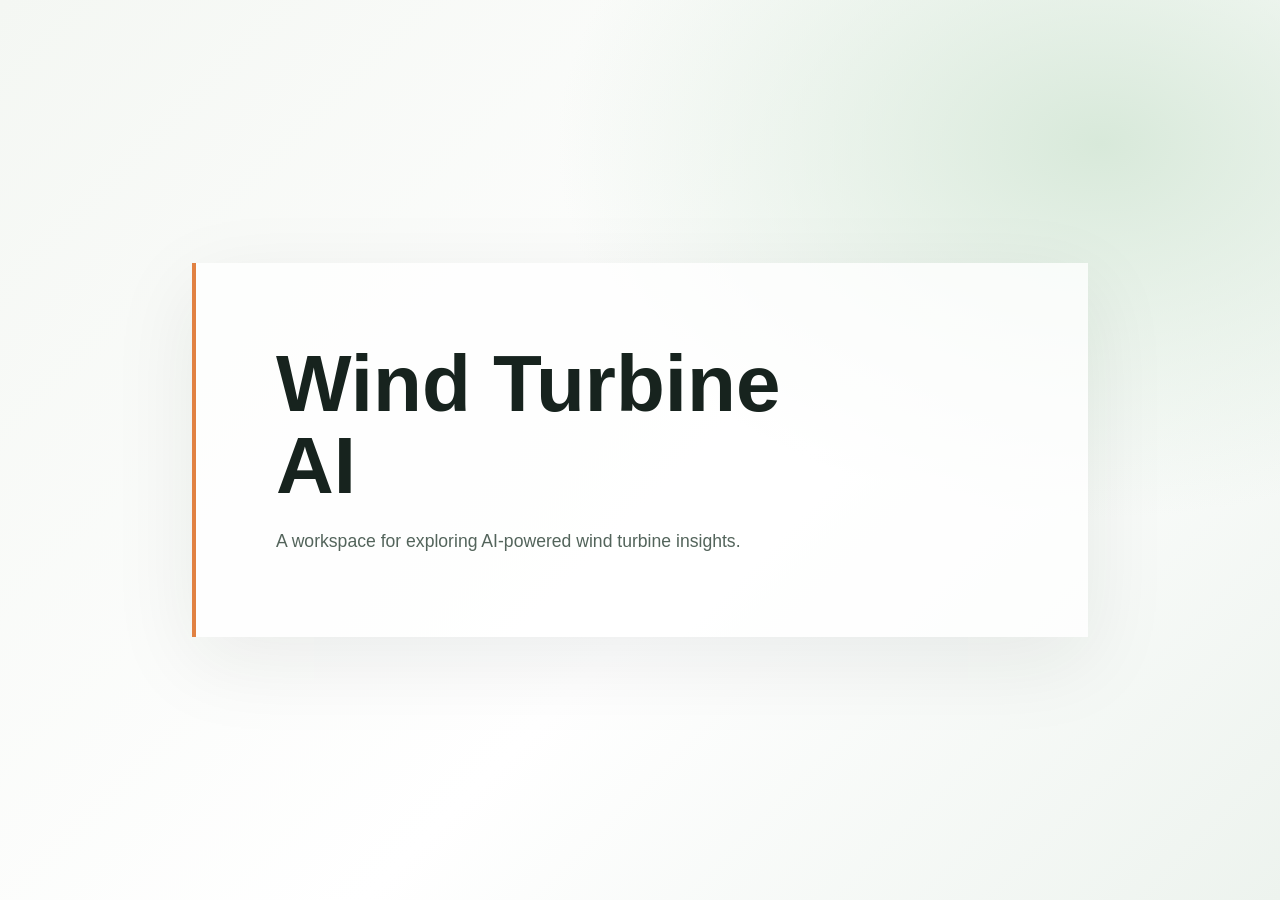
<file: index.html>
<!doctype html>
<html lang="en">
  <head>
    <meta charset="utf-8">
    <meta name="viewport" content="width=device-width, initial-scale=1">
    <meta name="theme-color" content="#f4f7f3">
    <title>Wind Turbine AI</title>
    <style>
      :root {
        color-scheme: light;
        font-family: "Avenir Next", Avenir, "Segoe UI", sans-serif;
        color: #17231e;
        background: #f4f7f3;
      }

      * { box-sizing: border-box; }

      body {
        min-height: 100vh;
        margin: 0;
        display: grid;
        place-items: center;
        padding: 2rem;
        background:
          radial-gradient(ellipse at 86% 16%, #d8e9da 0, transparent 34rem),
          linear-gradient(135deg, #f4f7f3, #fff 58%, #edf3ee);
      }

      main {
        width: min(100%, 56rem);
        padding: clamp(2rem, 8vw, 5rem);
        border-left: 4px solid #e18142;
        background: rgb(255 255 255 / 78%);
        box-shadow: 0 24px 80px rgb(23 35 30 / 8%);
        animation: arrive 500ms ease-out both;
      }

      p {
        max-width: 34rem;
        margin: 1.25rem 0 0;
        color: #53645b;
        font-size: 1.1rem;
        line-height: 1.7;
      }

      h1 {
        max-width: 12ch;
        margin: 0;
        font-size: clamp(2.75rem, 8vw, 5rem);
        line-height: 1.02;
        font-weight: 650;
      }

      @keyframes arrive {
        from { opacity: 0; transform: translateY(12px); }
        to { opacity: 1; transform: translateY(0); }
      }

      @media (prefers-reduced-motion: reduce) {
        *, *::before, *::after {
          animation-duration: 0.01ms !important;
          animation-iteration-count: 1 !important;
          scroll-behavior: auto !important;
        }
      }
    </style>
  </head>
  <body>
    <main>
      <h1>Wind Turbine AI</h1>
      <p>A workspace for exploring AI-powered wind turbine insights.</p>
    </main>
  </body>
</html>
</file>
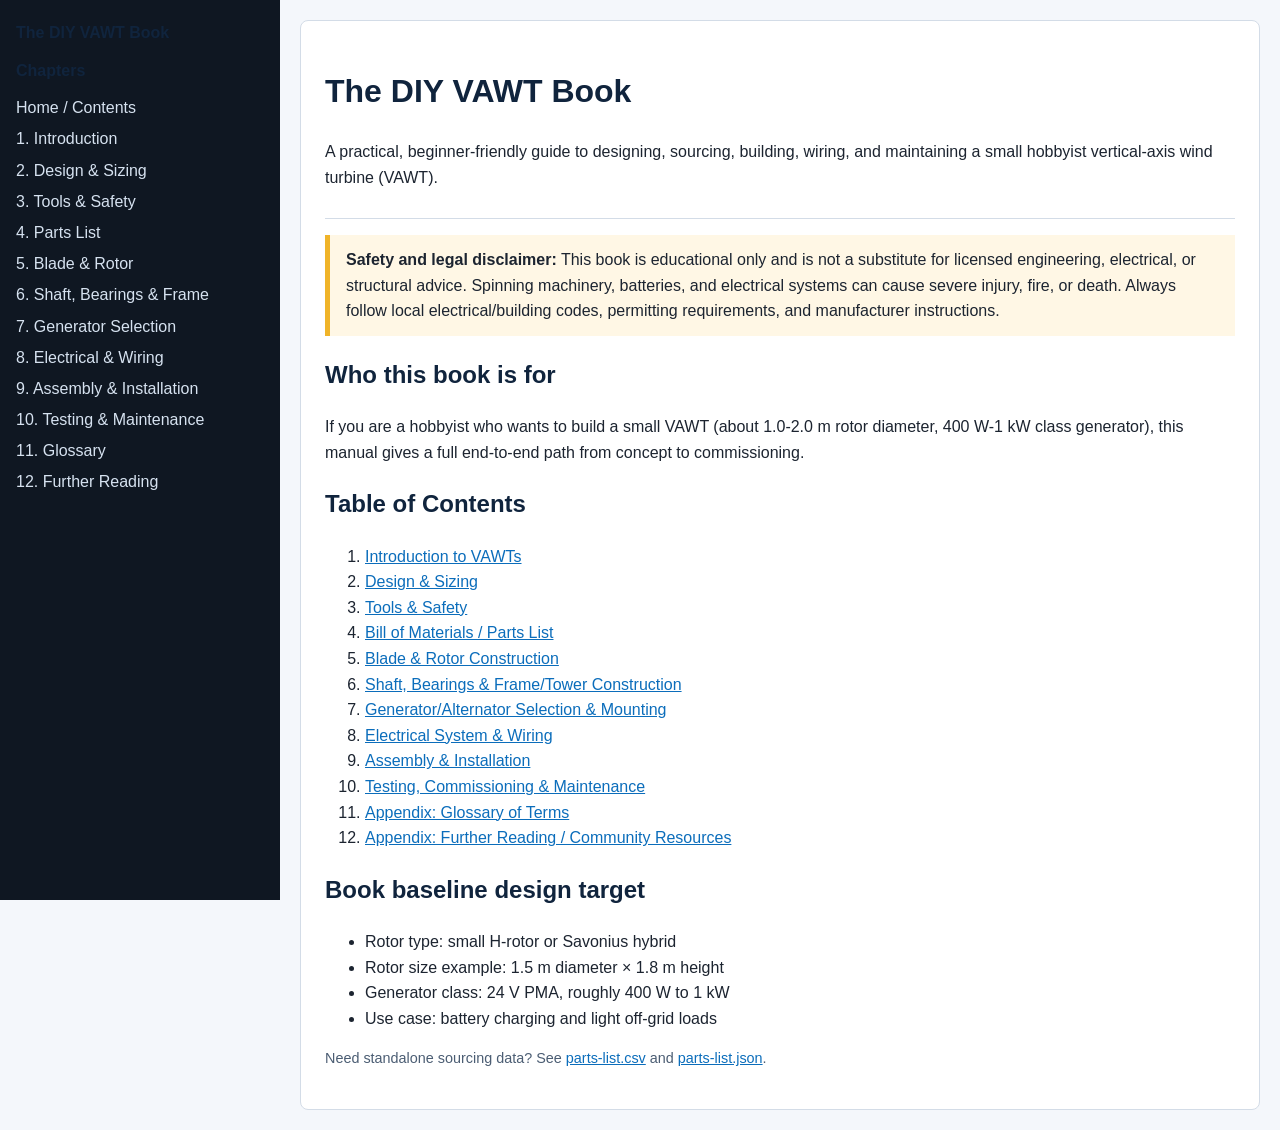
<file: docs/index.html>
<!doctype html>
<html lang="en">
<head>
  <meta charset="utf-8">
  <meta name="viewport" content="width=device-width, initial-scale=1">
  <title>The DIY VAWT Book</title>
  <link rel="stylesheet" href="style.css">
</head>
<body>
  <div class="layout">
    <aside class="sidebar" id="sidebar" aria-label="Chapters">
      <h1>The DIY VAWT Book</h1>
      <h2>Chapters</h2>
      <ul>
        <li><a href="index.html">Home / Contents</a></li>
        <li><a href="chapters/01-introduction.html">1. Introduction</a></li>
        <li><a href="chapters/02-design-sizing.html">2. Design &amp; Sizing</a></li>
        <li><a href="chapters/03-tools-safety.html">3. Tools &amp; Safety</a></li>
        <li><a href="chapters/04-parts-list.html">4. Parts List</a></li>
        <li><a href="chapters/05-blade-rotor.html">5. Blade &amp; Rotor</a></li>
        <li><a href="chapters/06-shaft-frame.html">6. Shaft, Bearings &amp; Frame</a></li>
        <li><a href="chapters/07-generator-selection.html">7. Generator Selection</a></li>
        <li><a href="chapters/08-electrical-system.html">8. Electrical &amp; Wiring</a></li>
        <li><a href="chapters/09-assembly-installation.html">9. Assembly &amp; Installation</a></li>
        <li><a href="chapters/10-testing-maintenance.html">10. Testing &amp; Maintenance</a></li>
        <li><a href="chapters/11-glossary.html">11. Glossary</a></li>
        <li><a href="chapters/12-further-reading.html">12. Further Reading</a></li>
      </ul>
    </aside>

    <div class="content">
      <button id="nav-toggle" class="mobile-toggle" aria-controls="sidebar" aria-expanded="false">Toggle chapter navigation</button>
      <main>
        <header class="page-header">
          <h1>The DIY VAWT Book</h1>
          <p>A practical, beginner-friendly guide to designing, sourcing, building, wiring, and maintaining a small hobbyist vertical-axis wind turbine (VAWT).</p>
        </header>

        <div class="warning">
          <strong>Safety and legal disclaimer:</strong> This book is educational only and is not a substitute for licensed engineering, electrical, or structural advice. Spinning machinery, batteries, and electrical systems can cause severe injury, fire, or death. Always follow local electrical/building codes, permitting requirements, and manufacturer instructions.
        </div>

        <h2>Who this book is for</h2>
        <p>If you are a hobbyist who wants to build a small VAWT (about 1.0-2.0 m rotor diameter, 400 W-1 kW class generator), this manual gives a full end-to-end path from concept to commissioning.</p>

        <h2>Table of Contents</h2>
        <ol class="chapter-links">
          <li><a href="chapters/01-introduction.html">Introduction to VAWTs</a></li>
          <li><a href="chapters/02-design-sizing.html">Design &amp; Sizing</a></li>
          <li><a href="chapters/03-tools-safety.html">Tools &amp; Safety</a></li>
          <li><a href="chapters/04-parts-list.html">Bill of Materials / Parts List</a></li>
          <li><a href="chapters/05-blade-rotor.html">Blade &amp; Rotor Construction</a></li>
          <li><a href="chapters/06-shaft-frame.html">Shaft, Bearings &amp; Frame/Tower Construction</a></li>
          <li><a href="chapters/07-generator-selection.html">Generator/Alternator Selection &amp; Mounting</a></li>
          <li><a href="chapters/08-electrical-system.html">Electrical System &amp; Wiring</a></li>
          <li><a href="chapters/09-assembly-installation.html">Assembly &amp; Installation</a></li>
          <li><a href="chapters/10-testing-maintenance.html">Testing, Commissioning &amp; Maintenance</a></li>
          <li><a href="chapters/11-glossary.html">Appendix: Glossary of Terms</a></li>
          <li><a href="chapters/12-further-reading.html">Appendix: Further Reading / Community Resources</a></li>
        </ol>

        <h2>Book baseline design target</h2>
        <ul>
          <li>Rotor type: small H-rotor or Savonius hybrid</li>
          <li>Rotor size example: 1.5 m diameter × 1.8 m height</li>
          <li>Generator class: 24 V PMA, roughly 400 W to 1 kW</li>
          <li>Use case: battery charging and light off-grid loads</li>
        </ul>

        <p class="small">Need standalone sourcing data? See <a href="data/parts-list.csv" class="file-link">parts-list.csv</a> and <a href="data/parts-list.json" class="file-link">parts-list.json</a>.</p>
      </main>
    </div>
  </div>
  <script src="script.js"></script>
</body>
</html>
</file>
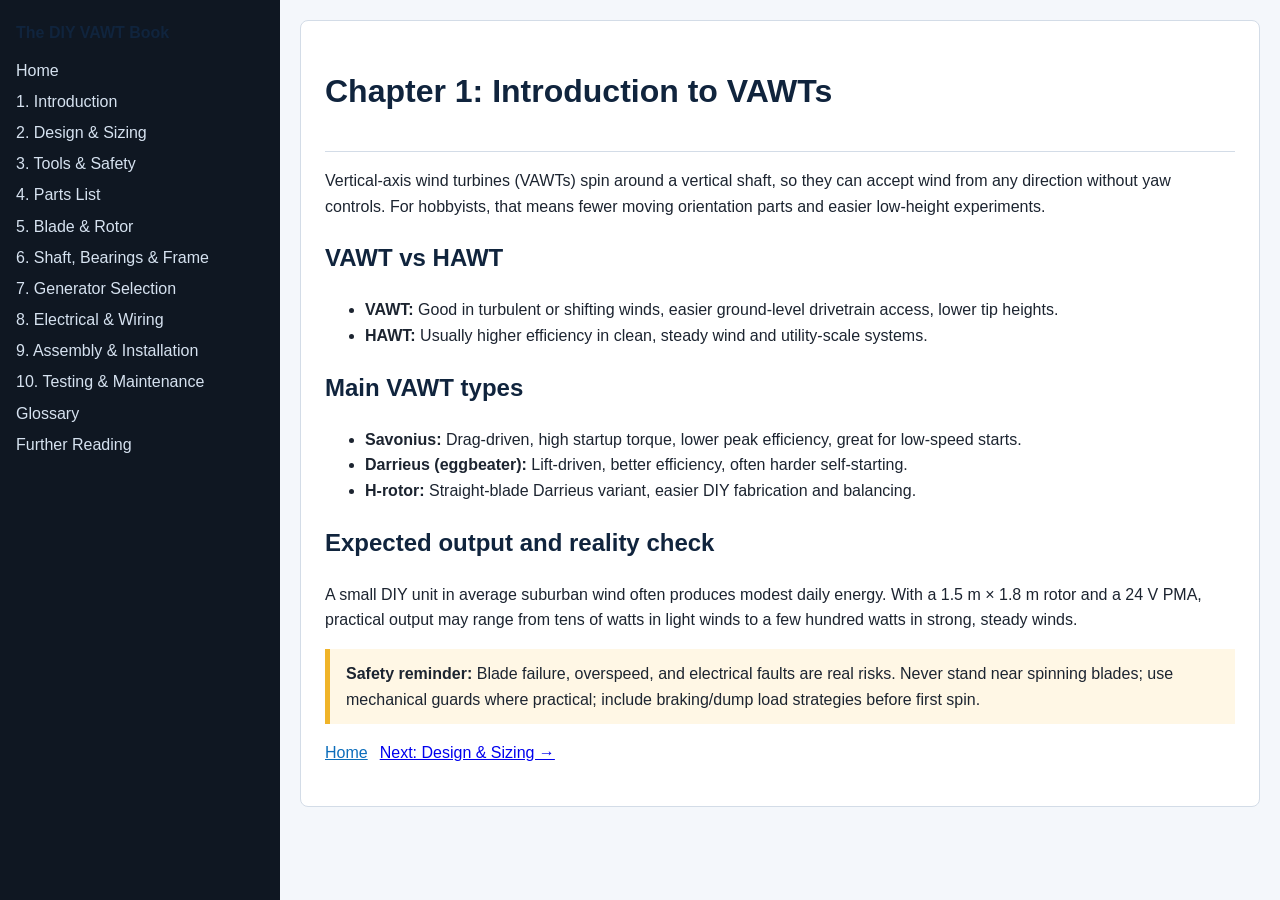
<file: docs/chapters/01-introduction.html>
<!doctype html>
<html lang="en">
<head><meta charset="utf-8"><meta name="viewport" content="width=device-width, initial-scale=1"><title>Chapter 1 - Introduction to VAWTs</title><link rel="stylesheet" href="../style.css"></head>
<body>
<div class="layout">
<aside class="sidebar" id="sidebar" aria-label="Chapters"><h1>The DIY VAWT Book</h1><ul>
<li><a href="../index.html">Home</a></li><li><a href="01-introduction.html">1. Introduction</a></li><li><a href="02-design-sizing.html">2. Design &amp; Sizing</a></li><li><a href="03-tools-safety.html">3. Tools &amp; Safety</a></li><li><a href="04-parts-list.html">4. Parts List</a></li><li><a href="05-blade-rotor.html">5. Blade &amp; Rotor</a></li><li><a href="06-shaft-frame.html">6. Shaft, Bearings &amp; Frame</a></li><li><a href="07-generator-selection.html">7. Generator Selection</a></li><li><a href="08-electrical-system.html">8. Electrical &amp; Wiring</a></li><li><a href="09-assembly-installation.html">9. Assembly &amp; Installation</a></li><li><a href="10-testing-maintenance.html">10. Testing &amp; Maintenance</a></li><li><a href="11-glossary.html">Glossary</a></li><li><a href="12-further-reading.html">Further Reading</a></li>
</ul></aside>
<div class="content"><button id="nav-toggle" class="mobile-toggle" aria-controls="sidebar" aria-expanded="false">Toggle chapter navigation</button><main>
<header class="page-header"><h1>Chapter 1: Introduction to VAWTs</h1></header>
<p>Vertical-axis wind turbines (VAWTs) spin around a vertical shaft, so they can accept wind from any direction without yaw controls. For hobbyists, that means fewer moving orientation parts and easier low-height experiments.</p>
<h2>VAWT vs HAWT</h2>
<ul>
<li><strong>VAWT:</strong> Good in turbulent or shifting winds, easier ground-level drivetrain access, lower tip heights.</li>
<li><strong>HAWT:</strong> Usually higher efficiency in clean, steady wind and utility-scale systems.</li>
</ul>
<h2>Main VAWT types</h2>
<ul>
<li><strong>Savonius:</strong> Drag-driven, high startup torque, lower peak efficiency, great for low-speed starts.</li>
<li><strong>Darrieus (eggbeater):</strong> Lift-driven, better efficiency, often harder self-starting.</li>
<li><strong>H-rotor:</strong> Straight-blade Darrieus variant, easier DIY fabrication and balancing.</li>
</ul>
<h2>Expected output and reality check</h2>
<p>A small DIY unit in average suburban wind often produces modest daily energy. With a 1.5 m × 1.8 m rotor and a 24 V PMA, practical output may range from tens of watts in light winds to a few hundred watts in strong, steady winds.</p>
<div class="warning"><strong>Safety reminder:</strong> Blade failure, overspeed, and electrical faults are real risks. Never stand near spinning blades; use mechanical guards where practical; include braking/dump load strategies before first spin.</div>
<nav class="inline-nav"><a href="../index.html" class="back-home">Home</a><a href="02-design-sizing.html">Next: Design &amp; Sizing →</a></nav>
</main></div></div><script src="../script.js"></script>
</body></html>
</file>
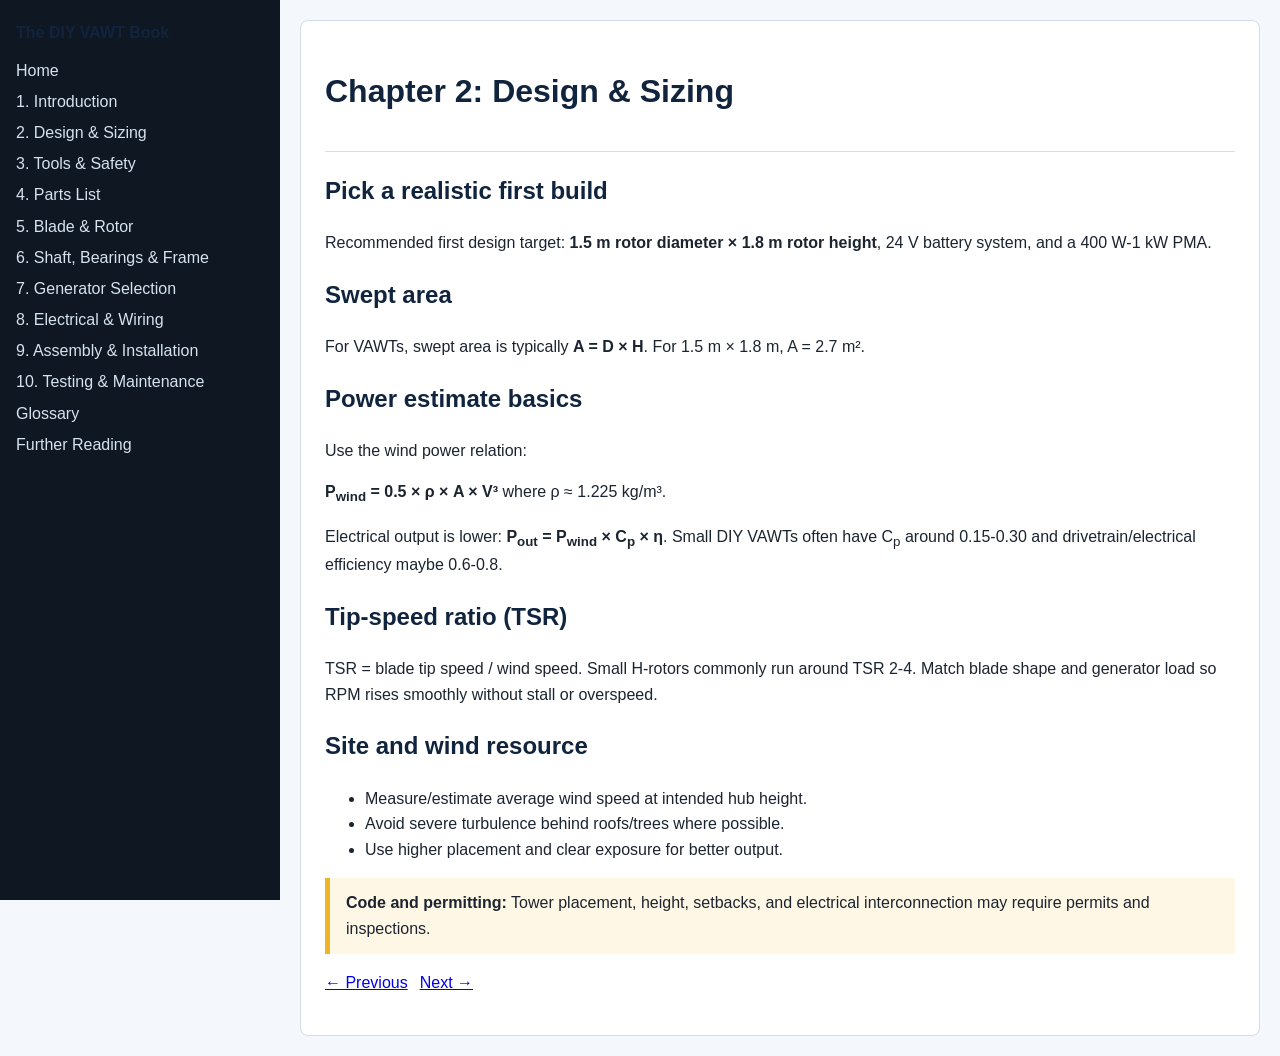
<file: docs/chapters/02-design-sizing.html>
<!doctype html>
<html lang="en"><head><meta charset="utf-8"><meta name="viewport" content="width=device-width, initial-scale=1"><title>Chapter 2 - Design & Sizing</title><link rel="stylesheet" href="../style.css"></head>
<body><div class="layout"><aside class="sidebar" id="sidebar" aria-label="Chapters"><h1>The DIY VAWT Book</h1><ul>
<li><a href="../index.html">Home</a></li><li><a href="01-introduction.html">1. Introduction</a></li><li><a href="02-design-sizing.html">2. Design &amp; Sizing</a></li><li><a href="03-tools-safety.html">3. Tools &amp; Safety</a></li><li><a href="04-parts-list.html">4. Parts List</a></li><li><a href="05-blade-rotor.html">5. Blade &amp; Rotor</a></li><li><a href="06-shaft-frame.html">6. Shaft, Bearings &amp; Frame</a></li><li><a href="07-generator-selection.html">7. Generator Selection</a></li><li><a href="08-electrical-system.html">8. Electrical &amp; Wiring</a></li><li><a href="09-assembly-installation.html">9. Assembly &amp; Installation</a></li><li><a href="10-testing-maintenance.html">10. Testing &amp; Maintenance</a></li><li><a href="11-glossary.html">Glossary</a></li><li><a href="12-further-reading.html">Further Reading</a></li>
</ul></aside><div class="content"><button id="nav-toggle" class="mobile-toggle" aria-controls="sidebar" aria-expanded="false">Toggle chapter navigation</button><main>
<header class="page-header"><h1>Chapter 2: Design &amp; Sizing</h1></header>
<h2>Pick a realistic first build</h2>
<p>Recommended first design target: <strong>1.5 m rotor diameter × 1.8 m rotor height</strong>, 24 V battery system, and a 400 W-1 kW PMA.</p>
<h2>Swept area</h2>
<p>For VAWTs, swept area is typically <strong>A = D × H</strong>. For 1.5 m × 1.8 m, A = 2.7 m².</p>
<h2>Power estimate basics</h2>
<p>Use the wind power relation:</p>
<p><strong>P<sub>wind</sub> = 0.5 × ρ × A × V³</strong> where ρ ≈ 1.225 kg/m³.</p>
<p>Electrical output is lower: <strong>P<sub>out</sub> = P<sub>wind</sub> × C<sub>p</sub> × η</strong>. Small DIY VAWTs often have C<sub>p</sub> around 0.15-0.30 and drivetrain/electrical efficiency maybe 0.6-0.8.</p>
<h2>Tip-speed ratio (TSR)</h2>
<p>TSR = blade tip speed / wind speed. Small H-rotors commonly run around TSR 2-4. Match blade shape and generator load so RPM rises smoothly without stall or overspeed.</p>
<h2>Site and wind resource</h2>
<ul>
<li>Measure/estimate average wind speed at intended hub height.</li>
<li>Avoid severe turbulence behind roofs/trees where possible.</li>
<li>Use higher placement and clear exposure for better output.</li>
</ul>
<div class="warning"><strong>Code and permitting:</strong> Tower placement, height, setbacks, and electrical interconnection may require permits and inspections.</div>
<nav class="inline-nav"><a href="01-introduction.html">← Previous</a><a href="03-tools-safety.html">Next →</a></nav>
</main></div></div><script src="../script.js"></script></body></html>
</file>
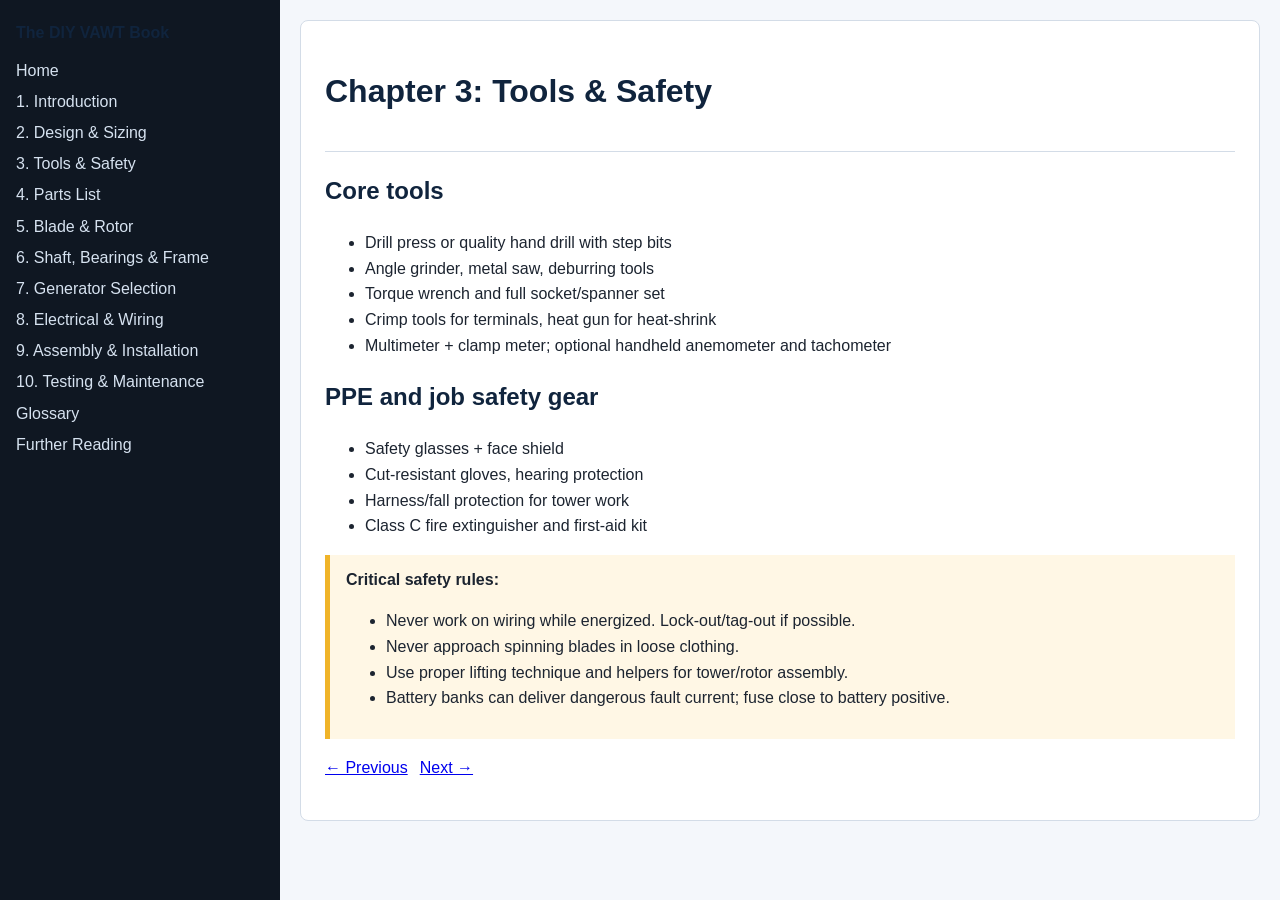
<file: docs/chapters/03-tools-safety.html>
<!doctype html>
<html lang="en"><head><meta charset="utf-8"><meta name="viewport" content="width=device-width, initial-scale=1"><title>Chapter 3 - Tools & Safety</title><link rel="stylesheet" href="../style.css"></head>
<body><div class="layout"><aside class="sidebar" id="sidebar" aria-label="Chapters"><h1>The DIY VAWT Book</h1><ul>
<li><a href="../index.html">Home</a></li><li><a href="01-introduction.html">1. Introduction</a></li><li><a href="02-design-sizing.html">2. Design &amp; Sizing</a></li><li><a href="03-tools-safety.html">3. Tools &amp; Safety</a></li><li><a href="04-parts-list.html">4. Parts List</a></li><li><a href="05-blade-rotor.html">5. Blade &amp; Rotor</a></li><li><a href="06-shaft-frame.html">6. Shaft, Bearings &amp; Frame</a></li><li><a href="07-generator-selection.html">7. Generator Selection</a></li><li><a href="08-electrical-system.html">8. Electrical &amp; Wiring</a></li><li><a href="09-assembly-installation.html">9. Assembly &amp; Installation</a></li><li><a href="10-testing-maintenance.html">10. Testing &amp; Maintenance</a></li><li><a href="11-glossary.html">Glossary</a></li><li><a href="12-further-reading.html">Further Reading</a></li>
</ul></aside><div class="content"><button id="nav-toggle" class="mobile-toggle" aria-controls="sidebar" aria-expanded="false">Toggle chapter navigation</button><main>
<header class="page-header"><h1>Chapter 3: Tools &amp; Safety</h1></header>
<h2>Core tools</h2>
<ul>
<li>Drill press or quality hand drill with step bits</li>
<li>Angle grinder, metal saw, deburring tools</li>
<li>Torque wrench and full socket/spanner set</li>
<li>Crimp tools for terminals, heat gun for heat-shrink</li>
<li>Multimeter + clamp meter; optional handheld anemometer and tachometer</li>
</ul>
<h2>PPE and job safety gear</h2>
<ul>
<li>Safety glasses + face shield</li>
<li>Cut-resistant gloves, hearing protection</li>
<li>Harness/fall protection for tower work</li>
<li>Class C fire extinguisher and first-aid kit</li>
</ul>
<div class="warning"><strong>Critical safety rules:</strong>
<ul>
<li>Never work on wiring while energized. Lock-out/tag-out if possible.</li>
<li>Never approach spinning blades in loose clothing.</li>
<li>Use proper lifting technique and helpers for tower/rotor assembly.</li>
<li>Battery banks can deliver dangerous fault current; fuse close to battery positive.</li>
</ul>
</div>
<nav class="inline-nav"><a href="02-design-sizing.html">← Previous</a><a href="04-parts-list.html">Next →</a></nav>
</main></div></div><script src="../script.js"></script></body></html>
</file>
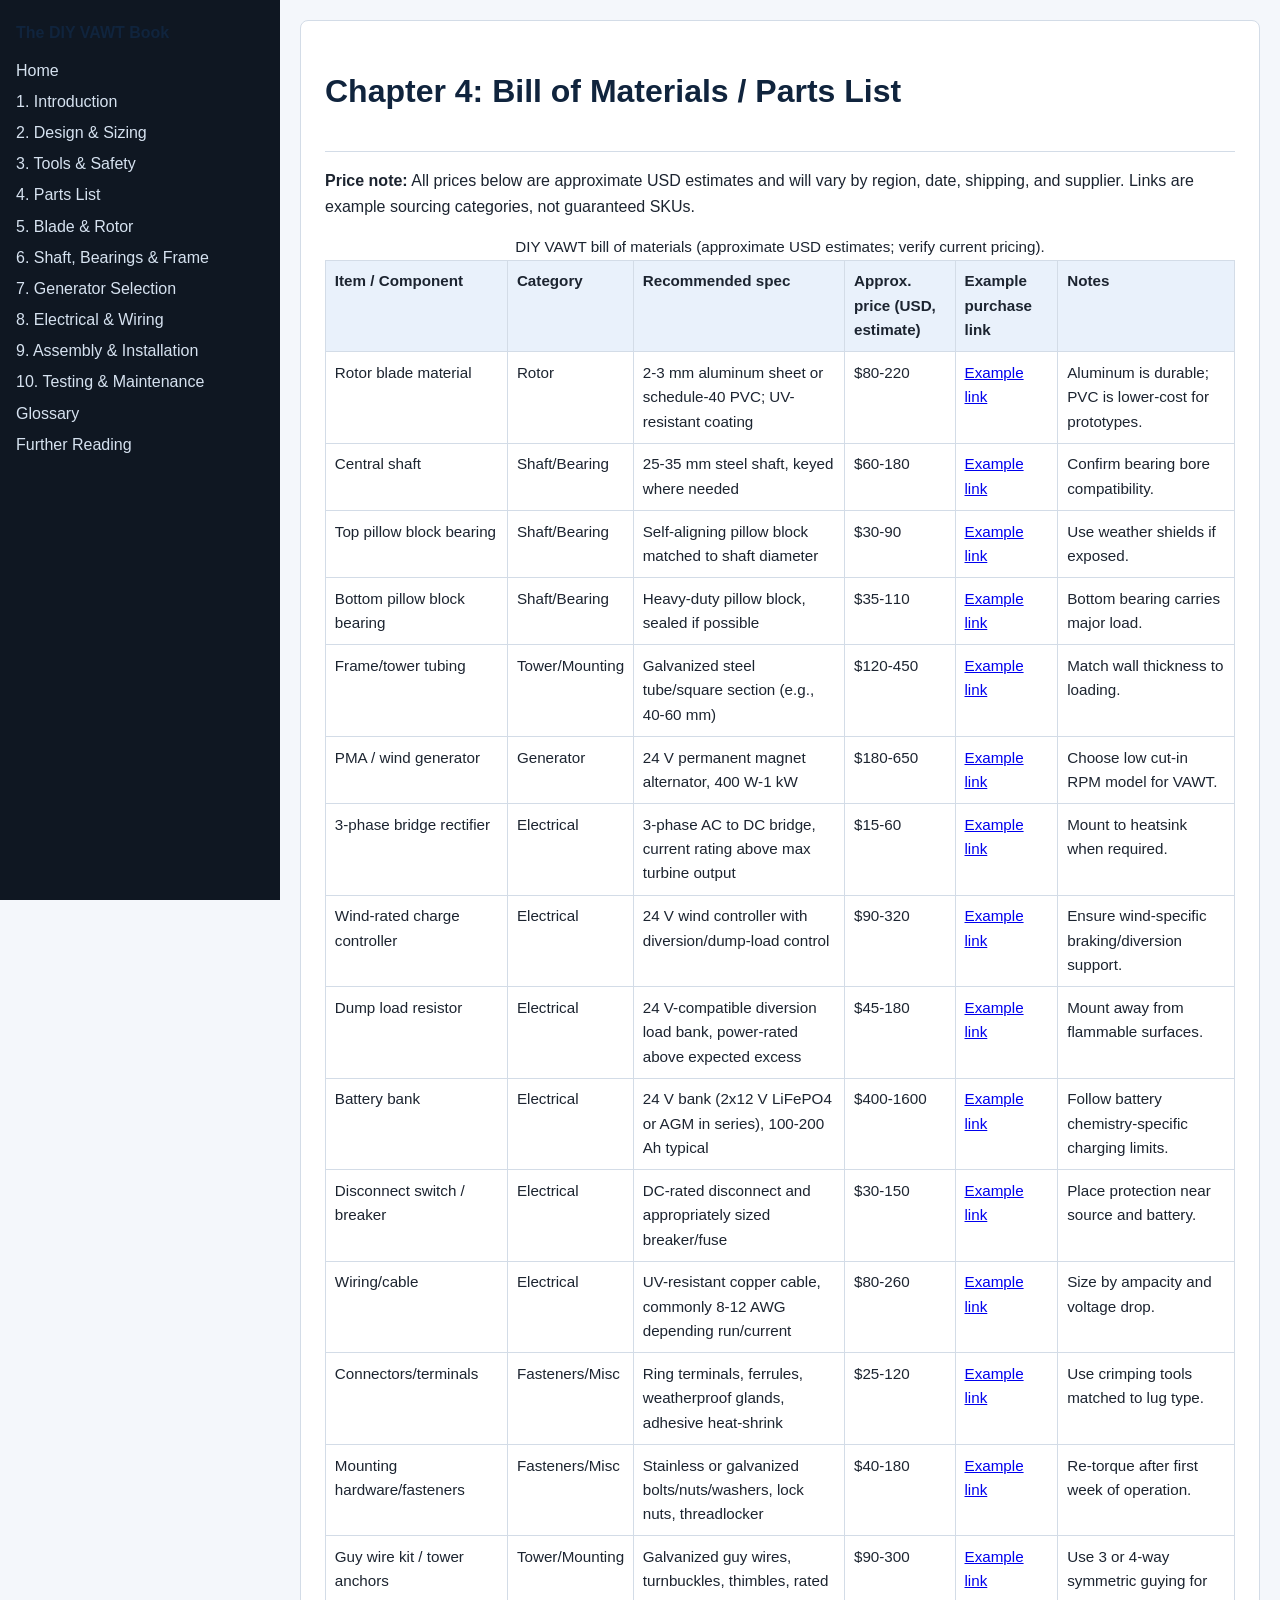
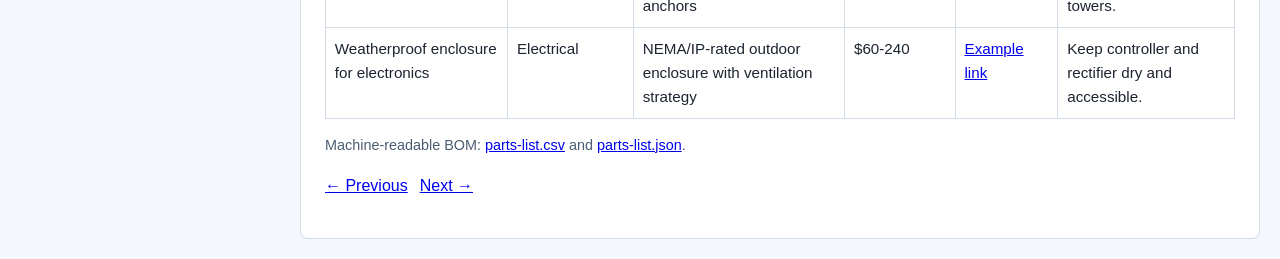
<file: docs/chapters/04-parts-list.html>
<!doctype html>
<html lang="en"><head><meta charset="utf-8"><meta name="viewport" content="width=device-width, initial-scale=1"><title>Chapter 4 - Bill of Materials</title><link rel="stylesheet" href="../style.css"></head>
<body><div class="layout"><aside class="sidebar" id="sidebar" aria-label="Chapters"><h1>The DIY VAWT Book</h1><ul>
<li><a href="../index.html">Home</a></li><li><a href="01-introduction.html">1. Introduction</a></li><li><a href="02-design-sizing.html">2. Design &amp; Sizing</a></li><li><a href="03-tools-safety.html">3. Tools &amp; Safety</a></li><li><a href="04-parts-list.html">4. Parts List</a></li><li><a href="05-blade-rotor.html">5. Blade &amp; Rotor</a></li><li><a href="06-shaft-frame.html">6. Shaft, Bearings &amp; Frame</a></li><li><a href="07-generator-selection.html">7. Generator Selection</a></li><li><a href="08-electrical-system.html">8. Electrical &amp; Wiring</a></li><li><a href="09-assembly-installation.html">9. Assembly &amp; Installation</a></li><li><a href="10-testing-maintenance.html">10. Testing &amp; Maintenance</a></li><li><a href="11-glossary.html">Glossary</a></li><li><a href="12-further-reading.html">Further Reading</a></li>
</ul></aside><div class="content"><button id="nav-toggle" class="mobile-toggle" aria-controls="sidebar" aria-expanded="false">Toggle chapter navigation</button><main>
<header class="page-header"><h1>Chapter 4: Bill of Materials / Parts List</h1></header>
<p><strong>Price note:</strong> All prices below are approximate USD estimates and will vary by region, date, shipping, and supplier. Links are example sourcing categories, not guaranteed SKUs.</p>
<div class="table-wrap">
<table>
<caption>DIY VAWT bill of materials (approximate USD estimates; verify current pricing).</caption>
<thead><tr><th>Item / Component</th><th>Category</th><th>Recommended spec</th><th>Approx. price (USD, estimate)</th><th>Example purchase link</th><th>Notes</th></tr></thead>
<!-- Generated by /scripts/sync_bom_table.py from /docs/data/parts-list.json -->
<tbody id="bom-table-body" data-source="../data/parts-list.json">
<tr><td>Rotor blade material</td><td>Rotor</td><td>2-3 mm aluminum sheet or schedule-40 PVC; UV-resistant coating</td><td>$80-220</td><td><a href="https://www.mcmaster.com/aluminum-sheets/" aria-label="Example purchase link for Rotor blade material">Example link for Rotor blade material</a></td><td>Aluminum is durable; PVC is lower-cost for prototypes.</td></tr>
<tr><td>Central shaft</td><td>Shaft/Bearing</td><td>25-35 mm steel shaft, keyed where needed</td><td>$60-180</td><td><a href="https://www.grainger.com/category/power-transmission/shafts-and-shaft-collars" aria-label="Example purchase link for Central shaft">Example link for Central shaft</a></td><td>Confirm bearing bore compatibility.</td></tr>
<tr><td>Top pillow block bearing</td><td>Shaft/Bearing</td><td>Self-aligning pillow block matched to shaft diameter</td><td>$30-90</td><td><a href="https://www.mcmaster.com/pillow-block-bearings/" aria-label="Example purchase link for Top pillow block bearing">Example link for Top pillow block bearing</a></td><td>Use weather shields if exposed.</td></tr>
<tr><td>Bottom pillow block bearing</td><td>Shaft/Bearing</td><td>Heavy-duty pillow block, sealed if possible</td><td>$35-110</td><td><a href="https://www.grainger.com/category/power-transmission/bearings/pillow-block-bearings" aria-label="Example purchase link for Bottom pillow block bearing">Example link for Bottom pillow block bearing</a></td><td>Bottom bearing carries major load.</td></tr>
<tr><td>Frame/tower tubing</td><td>Tower/Mounting</td><td>Galvanized steel tube/square section (e.g., 40-60 mm)</td><td>$120-450</td><td><a href="https://www.metalsdepot.com/steel-products/steel-square-tube" aria-label="Example purchase link for Frame/tower tubing">Example link for Frame/tower tubing</a></td><td>Match wall thickness to loading.</td></tr>
<tr><td>PMA / wind generator</td><td>Generator</td><td>24 V permanent magnet alternator, 400 W-1 kW</td><td>$180-650</td><td><a href="https://www.mwands.com/wind-turbine-generators/" aria-label="Example purchase link for PMA / wind generator">Example link for PMA / wind generator</a></td><td>Choose low cut-in RPM model for VAWT.</td></tr>
<tr><td>3-phase bridge rectifier</td><td>Electrical</td><td>3-phase AC to DC bridge, current rating above max turbine output</td><td>$15-60</td><td><a href="https://www.digikey.com/en/products/filter/diodes-bridge-rectifiers/299" aria-label="Example purchase link for 3-phase bridge rectifier">Example link for 3-phase bridge rectifier</a></td><td>Mount to heatsink when required.</td></tr>
<tr><td>Wind-rated charge controller</td><td>Electrical</td><td>24 V wind controller with diversion/dump-load control</td><td>$90-320</td><td><a href="https://www.amazon.com/s?k=wind+charge+controller+24v" aria-label="Example purchase link for Wind-rated charge controller">Example link for Wind-rated charge controller</a></td><td>Ensure wind-specific braking/diversion support.</td></tr>
<tr><td>Dump load resistor</td><td>Electrical</td><td>24 V-compatible diversion load bank, power-rated above expected excess</td><td>$45-180</td><td><a href="https://www.mwands.com/dump-loads.html" aria-label="Example purchase link for Dump load resistor">Example link for Dump load resistor</a></td><td>Mount away from flammable surfaces.</td></tr>
<tr><td>Battery bank</td><td>Electrical</td><td>24 V bank (2x12 V LiFePO4 or AGM in series), 100-200 Ah typical</td><td>$400-1600</td><td><a href="https://www.renogy.com/deep-cycle-batteries/" aria-label="Example purchase link for Battery bank">Example link for Battery bank</a></td><td>Follow battery chemistry-specific charging limits.</td></tr>
<tr><td>Disconnect switch / breaker</td><td>Electrical</td><td>DC-rated disconnect and appropriately sized breaker/fuse</td><td>$30-150</td><td><a href="https://www.digikey.com/en/products/filter/circuit-breakers/141" aria-label="Example purchase link for Disconnect switch / breaker">Example link for Disconnect switch / breaker</a></td><td>Place protection near source and battery.</td></tr>
<tr><td>Wiring/cable</td><td>Electrical</td><td>UV-resistant copper cable, commonly 8-12 AWG depending run/current</td><td>$80-260</td><td><a href="https://www.mcmaster.com/electrical-wire/" aria-label="Example purchase link for Wiring/cable">Example link for Wiring/cable</a></td><td>Size by ampacity and voltage drop.</td></tr>
<tr><td>Connectors/terminals</td><td>Fasteners/Misc</td><td>Ring terminals, ferrules, weatherproof glands, adhesive heat-shrink</td><td>$25-120</td><td><a href="https://www.digikey.com/en/products/filter/terminals/372" aria-label="Example purchase link for Connectors/terminals">Example link for Connectors/terminals</a></td><td>Use crimping tools matched to lug type.</td></tr>
<tr><td>Mounting hardware/fasteners</td><td>Fasteners/Misc</td><td>Stainless or galvanized bolts/nuts/washers, lock nuts, threadlocker</td><td>$40-180</td><td><a href="https://www.mcmaster.com/fasteners/" aria-label="Example purchase link for Mounting hardware/fasteners">Example link for Mounting hardware/fasteners</a></td><td>Re-torque after first week of operation.</td></tr>
<tr><td>Guy wire kit / tower anchors</td><td>Tower/Mounting</td><td>Galvanized guy wires, turnbuckles, thimbles, rated anchors</td><td>$90-300</td><td><a href="https://www.amazon.com/s?k=guy+wire+kit" aria-label="Example purchase link for Guy wire kit / tower anchors">Example link for Guy wire kit / tower anchors</a></td><td>Use 3 or 4-way symmetric guying for towers.</td></tr>
<tr><td>Weatherproof enclosure for electronics</td><td>Electrical</td><td>NEMA/IP-rated outdoor enclosure with ventilation strategy</td><td>$60-240</td><td><a href="https://www.grainger.com/category/electrical/electrical-boxes-covers-fittings/enclosures" aria-label="Example purchase link for Weatherproof enclosure for electronics">Example link for Weatherproof enclosure for electronics</a></td><td>Keep controller and rectifier dry and accessible.</td></tr>
</tbody>
</table>
</div>
<p class="small">Machine-readable BOM: <a href="../data/parts-list.csv">parts-list.csv</a> and <a href="../data/parts-list.json">parts-list.json</a>.</p>
<nav class="inline-nav"><a href="03-tools-safety.html">← Previous</a><a href="05-blade-rotor.html">Next →</a></nav>
</main></div></div><script src="../script.js"></script></body></html>
</file>
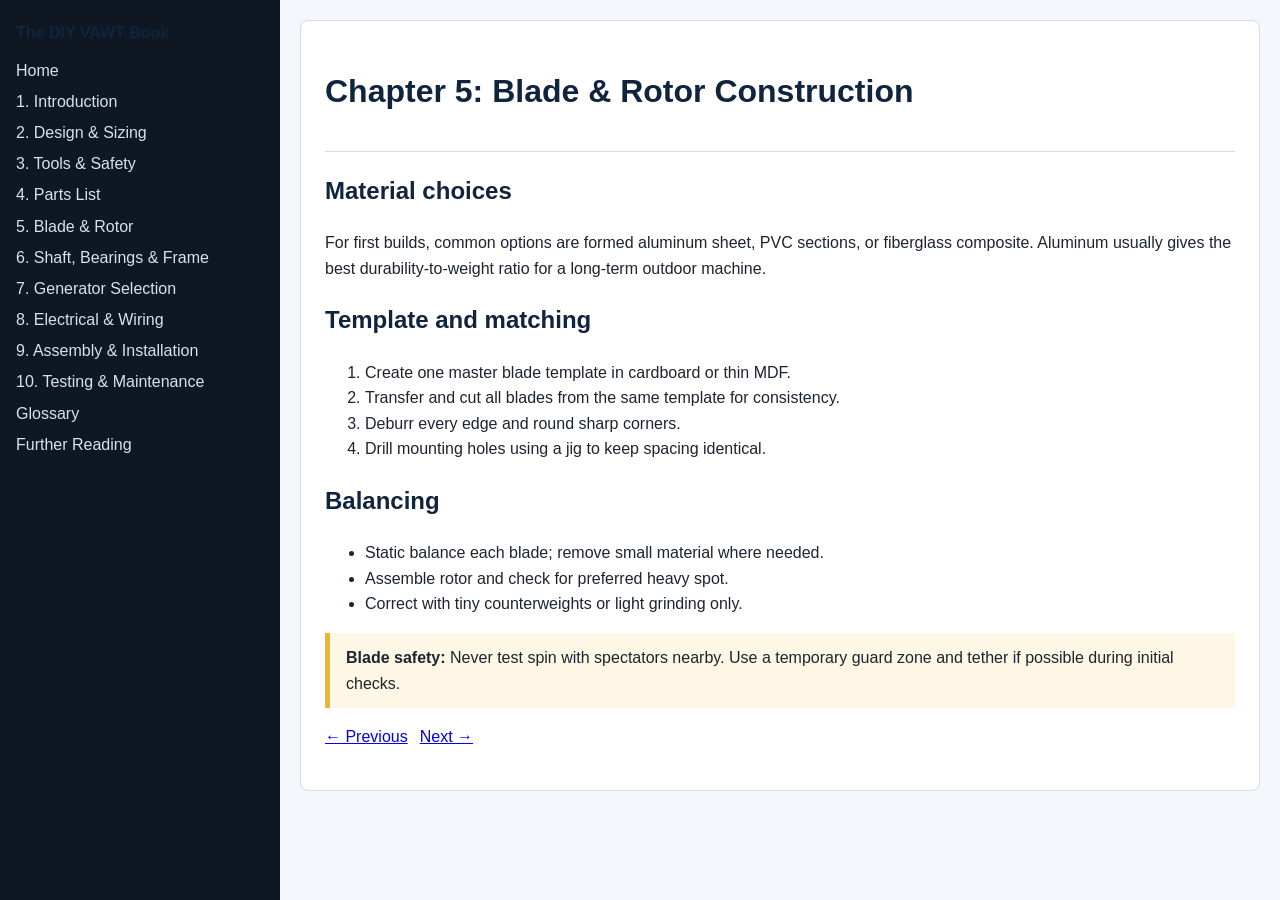
<file: docs/chapters/05-blade-rotor.html>
<!doctype html>
<html lang="en"><head><meta charset="utf-8"><meta name="viewport" content="width=device-width, initial-scale=1"><title>Chapter 5 - Blade & Rotor Construction</title><link rel="stylesheet" href="../style.css"></head>
<body><div class="layout"><aside class="sidebar" id="sidebar" aria-label="Chapters"><h1>The DIY VAWT Book</h1><ul>
<li><a href="../index.html">Home</a></li><li><a href="01-introduction.html">1. Introduction</a></li><li><a href="02-design-sizing.html">2. Design &amp; Sizing</a></li><li><a href="03-tools-safety.html">3. Tools &amp; Safety</a></li><li><a href="04-parts-list.html">4. Parts List</a></li><li><a href="05-blade-rotor.html">5. Blade &amp; Rotor</a></li><li><a href="06-shaft-frame.html">6. Shaft, Bearings &amp; Frame</a></li><li><a href="07-generator-selection.html">7. Generator Selection</a></li><li><a href="08-electrical-system.html">8. Electrical &amp; Wiring</a></li><li><a href="09-assembly-installation.html">9. Assembly &amp; Installation</a></li><li><a href="10-testing-maintenance.html">10. Testing &amp; Maintenance</a></li><li><a href="11-glossary.html">Glossary</a></li><li><a href="12-further-reading.html">Further Reading</a></li>
</ul></aside><div class="content"><button id="nav-toggle" class="mobile-toggle" aria-controls="sidebar" aria-expanded="false">Toggle chapter navigation</button><main>
<header class="page-header"><h1>Chapter 5: Blade &amp; Rotor Construction</h1></header>
<h2>Material choices</h2>
<p>For first builds, common options are formed aluminum sheet, PVC sections, or fiberglass composite. Aluminum usually gives the best durability-to-weight ratio for a long-term outdoor machine.</p>
<h2>Template and matching</h2>
<ol>
<li>Create one master blade template in cardboard or thin MDF.</li>
<li>Transfer and cut all blades from the same template for consistency.</li>
<li>Deburr every edge and round sharp corners.</li>
<li>Drill mounting holes using a jig to keep spacing identical.</li>
</ol>
<h2>Balancing</h2>
<ul>
<li>Static balance each blade; remove small material where needed.</li>
<li>Assemble rotor and check for preferred heavy spot.</li>
<li>Correct with tiny counterweights or light grinding only.</li>
</ul>
<div class="warning"><strong>Blade safety:</strong> Never test spin with spectators nearby. Use a temporary guard zone and tether if possible during initial checks.</div>
<nav class="inline-nav"><a href="04-parts-list.html">← Previous</a><a href="06-shaft-frame.html">Next →</a></nav>
</main></div></div><script src="../script.js"></script></body></html>
</file>
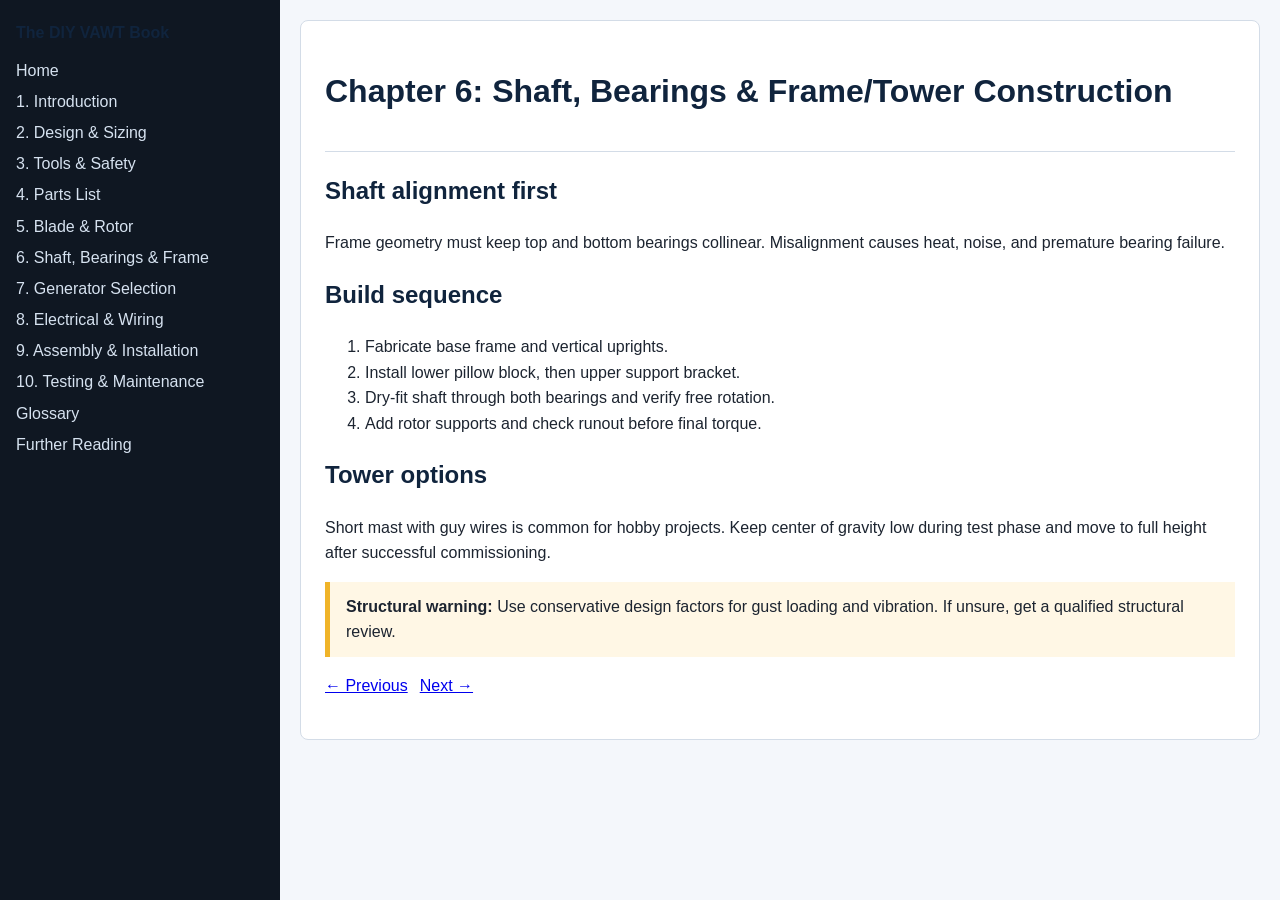
<file: docs/chapters/06-shaft-frame.html>
<!doctype html>
<html lang="en"><head><meta charset="utf-8"><meta name="viewport" content="width=device-width, initial-scale=1"><title>Chapter 6 - Shaft, Bearings & Frame</title><link rel="stylesheet" href="../style.css"></head>
<body><div class="layout"><aside class="sidebar" id="sidebar" aria-label="Chapters"><h1>The DIY VAWT Book</h1><ul>
<li><a href="../index.html">Home</a></li><li><a href="01-introduction.html">1. Introduction</a></li><li><a href="02-design-sizing.html">2. Design &amp; Sizing</a></li><li><a href="03-tools-safety.html">3. Tools &amp; Safety</a></li><li><a href="04-parts-list.html">4. Parts List</a></li><li><a href="05-blade-rotor.html">5. Blade &amp; Rotor</a></li><li><a href="06-shaft-frame.html">6. Shaft, Bearings &amp; Frame</a></li><li><a href="07-generator-selection.html">7. Generator Selection</a></li><li><a href="08-electrical-system.html">8. Electrical &amp; Wiring</a></li><li><a href="09-assembly-installation.html">9. Assembly &amp; Installation</a></li><li><a href="10-testing-maintenance.html">10. Testing &amp; Maintenance</a></li><li><a href="11-glossary.html">Glossary</a></li><li><a href="12-further-reading.html">Further Reading</a></li>
</ul></aside><div class="content"><button id="nav-toggle" class="mobile-toggle" aria-controls="sidebar" aria-expanded="false">Toggle chapter navigation</button><main>
<header class="page-header"><h1>Chapter 6: Shaft, Bearings &amp; Frame/Tower Construction</h1></header>
<h2>Shaft alignment first</h2>
<p>Frame geometry must keep top and bottom bearings collinear. Misalignment causes heat, noise, and premature bearing failure.</p>
<h2>Build sequence</h2>
<ol>
<li>Fabricate base frame and vertical uprights.</li>
<li>Install lower pillow block, then upper support bracket.</li>
<li>Dry-fit shaft through both bearings and verify free rotation.</li>
<li>Add rotor supports and check runout before final torque.</li>
</ol>
<h2>Tower options</h2>
<p>Short mast with guy wires is common for hobby projects. Keep center of gravity low during test phase and move to full height after successful commissioning.</p>
<div class="warning"><strong>Structural warning:</strong> Use conservative design factors for gust loading and vibration. If unsure, get a qualified structural review.</div>
<nav class="inline-nav"><a href="05-blade-rotor.html">← Previous</a><a href="07-generator-selection.html">Next →</a></nav>
</main></div></div><script src="../script.js"></script></body></html>
</file>
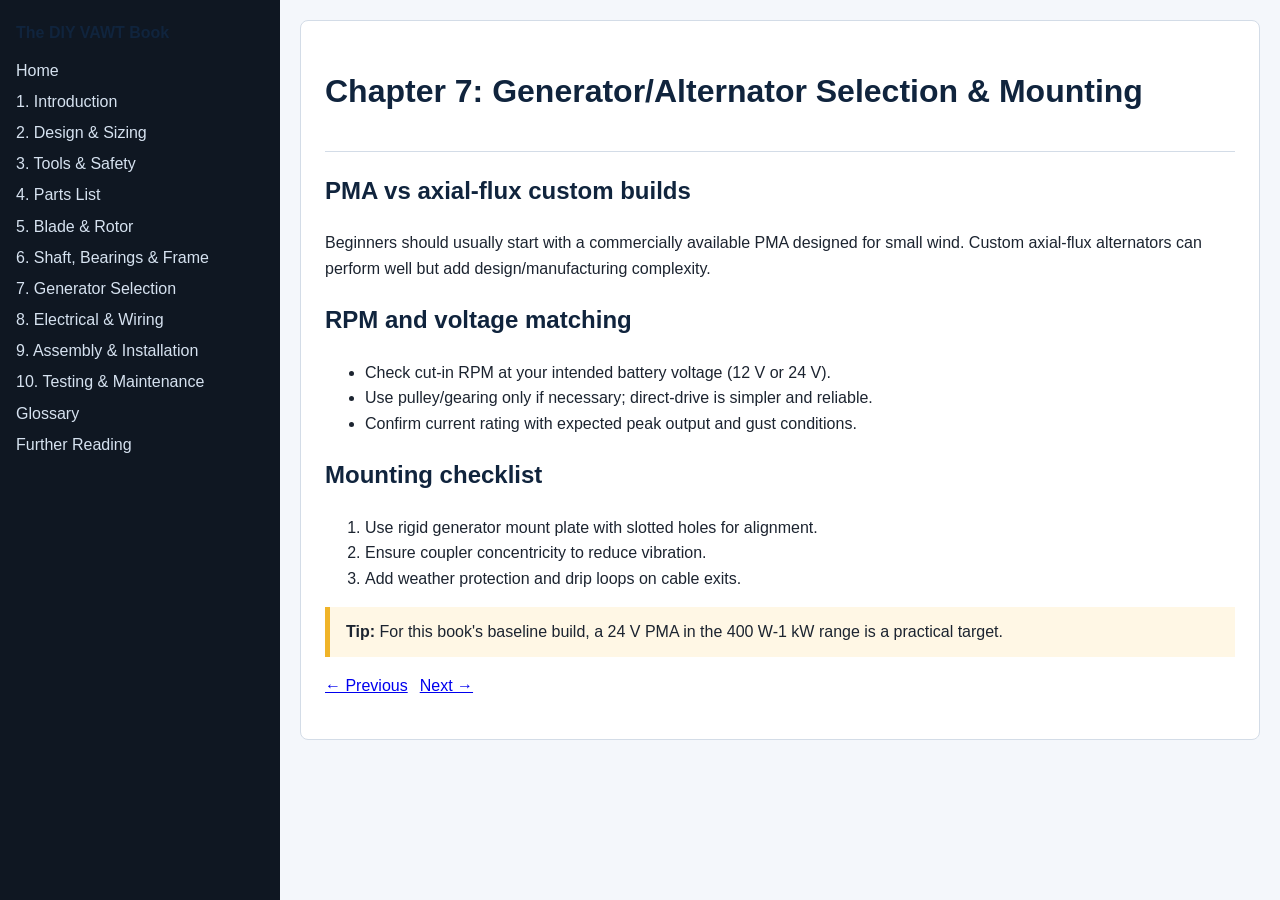
<file: docs/chapters/07-generator-selection.html>
<!doctype html>
<html lang="en"><head><meta charset="utf-8"><meta name="viewport" content="width=device-width, initial-scale=1"><title>Chapter 7 - Generator Selection</title><link rel="stylesheet" href="../style.css"></head>
<body><div class="layout"><aside class="sidebar" id="sidebar" aria-label="Chapters"><h1>The DIY VAWT Book</h1><ul>
<li><a href="../index.html">Home</a></li><li><a href="01-introduction.html">1. Introduction</a></li><li><a href="02-design-sizing.html">2. Design &amp; Sizing</a></li><li><a href="03-tools-safety.html">3. Tools &amp; Safety</a></li><li><a href="04-parts-list.html">4. Parts List</a></li><li><a href="05-blade-rotor.html">5. Blade &amp; Rotor</a></li><li><a href="06-shaft-frame.html">6. Shaft, Bearings &amp; Frame</a></li><li><a href="07-generator-selection.html">7. Generator Selection</a></li><li><a href="08-electrical-system.html">8. Electrical &amp; Wiring</a></li><li><a href="09-assembly-installation.html">9. Assembly &amp; Installation</a></li><li><a href="10-testing-maintenance.html">10. Testing &amp; Maintenance</a></li><li><a href="11-glossary.html">Glossary</a></li><li><a href="12-further-reading.html">Further Reading</a></li>
</ul></aside><div class="content"><button id="nav-toggle" class="mobile-toggle" aria-controls="sidebar" aria-expanded="false">Toggle chapter navigation</button><main>
<header class="page-header"><h1>Chapter 7: Generator/Alternator Selection &amp; Mounting</h1></header>
<h2>PMA vs axial-flux custom builds</h2>
<p>Beginners should usually start with a commercially available PMA designed for small wind. Custom axial-flux alternators can perform well but add design/manufacturing complexity.</p>
<h2>RPM and voltage matching</h2>
<ul>
<li>Check cut-in RPM at your intended battery voltage (12 V or 24 V).</li>
<li>Use pulley/gearing only if necessary; direct-drive is simpler and reliable.</li>
<li>Confirm current rating with expected peak output and gust conditions.</li>
</ul>
<h2>Mounting checklist</h2>
<ol>
<li>Use rigid generator mount plate with slotted holes for alignment.</li>
<li>Ensure coupler concentricity to reduce vibration.</li>
<li>Add weather protection and drip loops on cable exits.</li>
</ol>
<div class="notice"><strong>Tip:</strong> For this book's baseline build, a 24 V PMA in the 400 W-1 kW range is a practical target.</div>
<nav class="inline-nav"><a href="06-shaft-frame.html">← Previous</a><a href="08-electrical-system.html">Next →</a></nav>
</main></div></div><script src="../script.js"></script></body></html>
</file>
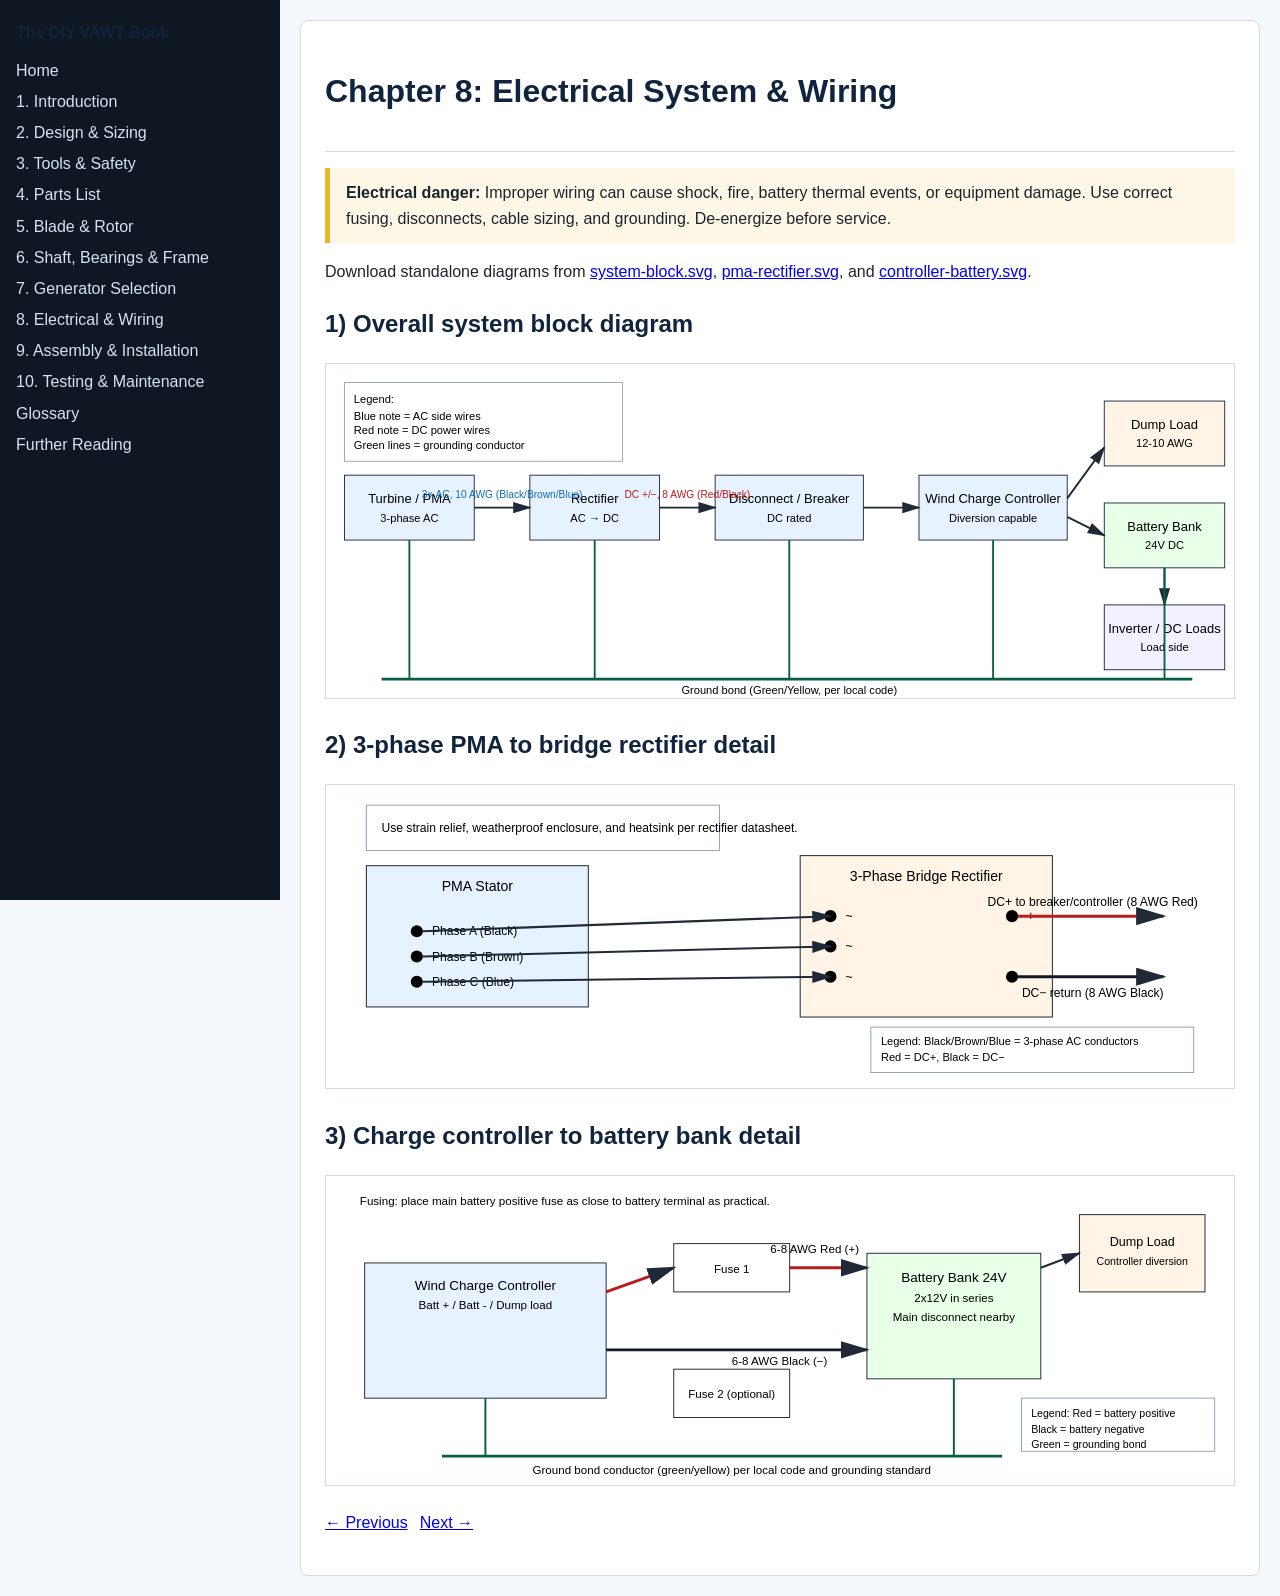
<file: docs/chapters/08-electrical-system.html>
<!doctype html>
<html lang="en"><head><meta charset="utf-8"><meta name="viewport" content="width=device-width, initial-scale=1"><title>Chapter 8 - Electrical System & Wiring</title><link rel="stylesheet" href="../style.css"></head>
<body><div class="layout"><aside class="sidebar" id="sidebar" aria-label="Chapters"><h1>The DIY VAWT Book</h1><ul>
<li><a href="../index.html">Home</a></li><li><a href="01-introduction.html">1. Introduction</a></li><li><a href="02-design-sizing.html">2. Design &amp; Sizing</a></li><li><a href="03-tools-safety.html">3. Tools &amp; Safety</a></li><li><a href="04-parts-list.html">4. Parts List</a></li><li><a href="05-blade-rotor.html">5. Blade &amp; Rotor</a></li><li><a href="06-shaft-frame.html">6. Shaft, Bearings &amp; Frame</a></li><li><a href="07-generator-selection.html">7. Generator Selection</a></li><li><a href="08-electrical-system.html">8. Electrical &amp; Wiring</a></li><li><a href="09-assembly-installation.html">9. Assembly &amp; Installation</a></li><li><a href="10-testing-maintenance.html">10. Testing &amp; Maintenance</a></li><li><a href="11-glossary.html">Glossary</a></li><li><a href="12-further-reading.html">Further Reading</a></li>
</ul></aside><div class="content"><button id="nav-toggle" class="mobile-toggle" aria-controls="sidebar" aria-expanded="false">Toggle chapter navigation</button><main>
<header class="page-header"><h1>Chapter 8: Electrical System &amp; Wiring</h1></header>
<div class="warning"><strong>Electrical danger:</strong> Improper wiring can cause shock, fire, battery thermal events, or equipment damage. Use correct fusing, disconnects, cable sizing, and grounding. De-energize before service.</div>
<p>Download standalone diagrams from <a href="../assets/diagrams/system-block.svg">system-block.svg</a>, <a href="../assets/diagrams/pma-rectifier.svg">pma-rectifier.svg</a>, and <a href="../assets/diagrams/controller-battery.svg">controller-battery.svg</a>.</p>

<h2>1) Overall system block diagram</h2>
<div class="table-wrap">
<svg viewBox="0 0 980 360" xmlns="http://www.w3.org/2000/svg" role="img" focusable="false" aria-labelledby="sys-title sys-desc">
  <title id="sys-title">Overall VAWT electrical block diagram</title>
  <desc id="sys-desc">Shows PMA output flowing through rectifier, disconnect and charge controller to dump load, battery bank, and inverter or DC loads with grounding.</desc>
  <defs><marker id="arrow" markerWidth="10" markerHeight="10" refX="9" refY="3" orient="auto"><path d="M0,0 L10,3 L0,6 z" fill="#1f2937"/></marker></defs>
  <rect x="20" y="120" width="140" height="70" fill="#e6f2ff" stroke="#1f2937"/><text x="90" y="150" text-anchor="middle" font-size="14">Turbine / PMA</text><text x="90" y="170" text-anchor="middle" font-size="12">3-phase AC</text>
  <rect x="220" y="120" width="140" height="70" fill="#e6f2ff" stroke="#1f2937"/><text x="290" y="150" text-anchor="middle" font-size="14">Rectifier</text><text x="290" y="170" text-anchor="middle" font-size="12">AC → DC</text>
  <rect x="420" y="120" width="160" height="70" fill="#e6f2ff" stroke="#1f2937"/><text x="500" y="150" text-anchor="middle" font-size="14">Disconnect / Breaker</text><text x="500" y="170" text-anchor="middle" font-size="12">DC rated</text>
  <rect x="640" y="120" width="160" height="70" fill="#e6f2ff" stroke="#1f2937"/><text x="720" y="150" text-anchor="middle" font-size="14">Wind Charge Controller</text><text x="720" y="170" text-anchor="middle" font-size="12">Diversion capable</text>
  <rect x="840" y="40" width="130" height="70" fill="#fff4e6" stroke="#1f2937"/><text x="905" y="70" text-anchor="middle" font-size="14">Dump Load</text><text x="905" y="90" text-anchor="middle" font-size="12">12-10 AWG</text>
  <rect x="840" y="150" width="130" height="70" fill="#e8ffe8" stroke="#1f2937"/><text x="905" y="180" text-anchor="middle" font-size="14">Battery Bank</text><text x="905" y="200" text-anchor="middle" font-size="12">24V DC</text>
  <rect x="840" y="260" width="130" height="70" fill="#f3f0ff" stroke="#1f2937"/><text x="905" y="290" text-anchor="middle" font-size="14">Inverter / DC Loads</text><text x="905" y="310" text-anchor="middle" font-size="12">Load side</text>
  <line x1="160" y1="155" x2="220" y2="155" stroke="#1f2937" stroke-width="2" marker-end="url(#arrow)"/><text x="190" y="145" text-anchor="middle" font-size="11" fill="#0b6dbb">3× AC, 10 AWG (Black/Brown/Blue)</text>
  <line x1="360" y1="155" x2="420" y2="155" stroke="#1f2937" stroke-width="2" marker-end="url(#arrow)"/><text x="390" y="145" text-anchor="middle" font-size="11" fill="#b91c1c">DC +/−, 8 AWG (Red/Black)</text>
  <line x1="580" y1="155" x2="640" y2="155" stroke="#1f2937" stroke-width="2" marker-end="url(#arrow)"/>
  <line x1="800" y1="145" x2="840" y2="90" stroke="#1f2937" stroke-width="2" marker-end="url(#arrow)"/>
  <line x1="800" y1="165" x2="840" y2="185" stroke="#1f2937" stroke-width="2" marker-end="url(#arrow)"/>
  <line x1="905" y1="220" x2="905" y2="260" stroke="#1f2937" stroke-width="2" marker-end="url(#arrow)"/>
  <line x1="90" y1="190" x2="90" y2="340" stroke="#065f46" stroke-width="2"/><line x1="290" y1="190" x2="290" y2="340" stroke="#065f46" stroke-width="2"/><line x1="500" y1="190" x2="500" y2="340" stroke="#065f46" stroke-width="2"/><line x1="720" y1="190" x2="720" y2="340" stroke="#065f46" stroke-width="2"/><line x1="905" y1="220" x2="905" y2="340" stroke="#065f46" stroke-width="2"/>
  <line x1="60" y1="340" x2="935" y2="340" stroke="#065f46" stroke-width="3"/><text x="500" y="356" text-anchor="middle" font-size="12">Ground bond (Green/Yellow, per local code)</text>
  <rect x="20" y="20" width="300" height="85" fill="#ffffff" stroke="#94a3b8"/><text x="30" y="42" font-size="12">Legend:</text><text x="30" y="60" font-size="12">Blue note = AC side wires</text><text x="30" y="76" font-size="12">Red note = DC power wires</text><text x="30" y="92" font-size="12">Green lines = grounding conductor</text>
</svg>
</div>

<h2>2) 3-phase PMA to bridge rectifier detail</h2>
<div class="table-wrap">
<svg viewBox="0 0 900 300" xmlns="http://www.w3.org/2000/svg" role="img" focusable="false" aria-labelledby="pma-title pma-desc">
  <title id="pma-title">Three-phase PMA to bridge rectifier wiring</title>
  <desc id="pma-desc">Shows phase A, B, and C AC leads from PMA into rectifier and DC positive and negative outputs toward controller and breaker.</desc>
  <defs><marker id="arrow2" markerWidth="10" markerHeight="10" refX="9" refY="3" orient="auto"><path d="M0,0 L10,3 L0,6 z" fill="#1f2937"/></marker></defs>
  <rect x="40" y="80" width="220" height="140" fill="#e6f2ff" stroke="#1f2937"/><text x="150" y="105" text-anchor="middle" font-size="14">PMA Stator</text>
  <circle cx="90" cy="145" r="6" fill="#000"/><circle cx="90" cy="170" r="6" fill="#000"/><circle cx="90" cy="195" r="6" fill="#000"/>
  <text x="105" y="149" font-size="12">Phase A (Black)</text><text x="105" y="174" font-size="12">Phase B (Brown)</text><text x="105" y="199" font-size="12">Phase C (Blue)</text>
  <rect x="470" y="70" width="250" height="160" fill="#fff4e6" stroke="#1f2937"/><text x="595" y="95" text-anchor="middle" font-size="14">3-Phase Bridge Rectifier</text>
  <circle cx="500" cy="130" r="6" fill="#000"/><circle cx="500" cy="160" r="6" fill="#000"/><circle cx="500" cy="190" r="6" fill="#000"/><text x="515" y="134" font-size="12">~</text><text x="515" y="164" font-size="12">~</text><text x="515" y="194" font-size="12">~</text>
  <circle cx="680" cy="130" r="6" fill="#000"/><circle cx="680" cy="190" r="6" fill="#000"/><text x="695" y="134" font-size="12">+</text><text x="695" y="194" font-size="12">−</text>
  <line x1="96" y1="145" x2="500" y2="130" stroke="#1f2937" stroke-width="2" marker-end="url(#arrow2)"/>
  <line x1="96" y1="170" x2="500" y2="160" stroke="#1f2937" stroke-width="2" marker-end="url(#arrow2)"/>
  <line x1="96" y1="195" x2="500" y2="190" stroke="#1f2937" stroke-width="2" marker-end="url(#arrow2)"/>
  <line x1="686" y1="130" x2="830" y2="130" stroke="#b91c1c" stroke-width="3" marker-end="url(#arrow2)"/><text x="760" y="120" text-anchor="middle" font-size="12">DC+ to breaker/controller (8 AWG Red)</text>
  <line x1="686" y1="190" x2="830" y2="190" stroke="#111827" stroke-width="3" marker-end="url(#arrow2)"/><text x="760" y="210" text-anchor="middle" font-size="12">DC− return (8 AWG Black)</text>
  <rect x="40" y="20" width="350" height="45" fill="#fff" stroke="#94a3b8"/><text x="55" y="47" font-size="12">Use strain relief, weatherproof enclosure, and heatsink per rectifier datasheet.</text>
  <rect x="540" y="240" width="320" height="45" fill="#fff" stroke="#94a3b8"/><text x="550" y="258" font-size="11">Legend: Black/Brown/Blue = 3-phase AC conductors</text><text x="550" y="274" font-size="11">Red = DC+, Black = DC−</text>
</svg>
</div>

<h2>3) Charge controller to battery bank detail</h2>
<div class="table-wrap">
<svg viewBox="0 0 940 320" xmlns="http://www.w3.org/2000/svg" role="img" focusable="false" aria-labelledby="bat-title bat-desc">
  <title id="bat-title">Charge controller to battery bank wiring with fuses</title>
  <desc id="bat-desc">Shows battery positive and negative conductors, fuse placement, optional secondary fuse, dump load path, and grounding bond.</desc>
  <defs><marker id="arrow3" markerWidth="10" markerHeight="10" refX="9" refY="3" orient="auto"><path d="M0,0 L10,3 L0,6 z" fill="#1f2937"/></marker></defs>
  <rect x="40" y="90" width="250" height="140" fill="#e6f2ff" stroke="#1f2937"/><text x="165" y="118" text-anchor="middle" font-size="14">Wind Charge Controller</text><text x="165" y="138" text-anchor="middle" font-size="12">Batt + / Batt - / Dump load</text>
  <rect x="360" y="70" width="120" height="50" fill="#fff" stroke="#1f2937"/><text x="420" y="100" text-anchor="middle" font-size="12">Fuse 1</text>
  <rect x="360" y="200" width="120" height="50" fill="#fff" stroke="#1f2937"/><text x="420" y="230" text-anchor="middle" font-size="12">Fuse 2 (optional)</text>
  <rect x="560" y="80" width="180" height="130" fill="#e8ffe8" stroke="#1f2937"/><text x="650" y="110" text-anchor="middle" font-size="14">Battery Bank 24V</text><text x="650" y="130" text-anchor="middle" font-size="12">2x12V in series</text><text x="650" y="150" text-anchor="middle" font-size="12">Main disconnect nearby</text>
  <rect x="780" y="40" width="130" height="80" fill="#fff4e6" stroke="#1f2937"/><text x="845" y="72" text-anchor="middle" font-size="13">Dump Load</text><text x="845" y="92" text-anchor="middle" font-size="11">Controller diversion</text>
  <line x1="290" y1="120" x2="360" y2="95" stroke="#b91c1c" stroke-width="3" marker-end="url(#arrow3)"/>
  <line x1="480" y1="95" x2="560" y2="95" stroke="#b91c1c" stroke-width="3" marker-end="url(#arrow3)"/>
  <text x="460" y="80" font-size="12">6-8 AWG Red (+)</text>
  <line x1="290" y1="180" x2="560" y2="180" stroke="#111827" stroke-width="3" marker-end="url(#arrow3)"/><text x="420" y="196" font-size="12">6-8 AWG Black (−)</text>
  <line x1="740" y1="95" x2="780" y2="80" stroke="#1f2937" stroke-width="2" marker-end="url(#arrow3)"/>
  <line x1="650" y1="210" x2="650" y2="290" stroke="#065f46" stroke-width="2"/><line x1="165" y1="230" x2="165" y2="290" stroke="#065f46" stroke-width="2"/><line x1="120" y1="290" x2="700" y2="290" stroke="#065f46" stroke-width="3"/>
  <text x="420" y="308" text-anchor="middle" font-size="12">Ground bond conductor (green/yellow) per local code and grounding standard</text>
  <text x="35" y="30" font-size="12">Fusing: place main battery positive fuse as close to battery terminal as practical.</text>
  <rect x="720" y="230" width="200" height="55" fill="#fff" stroke="#94a3b8"/><text x="730" y="250" font-size="11">Legend: Red = battery positive</text><text x="730" y="266" font-size="11">Black = battery negative</text><text x="730" y="282" font-size="11">Green = grounding bond</text>
</svg>
</div>

<nav class="inline-nav"><a href="07-generator-selection.html">← Previous</a><a href="09-assembly-installation.html">Next →</a></nav>
</main></div></div><script src="../script.js"></script></body></html>
</file>
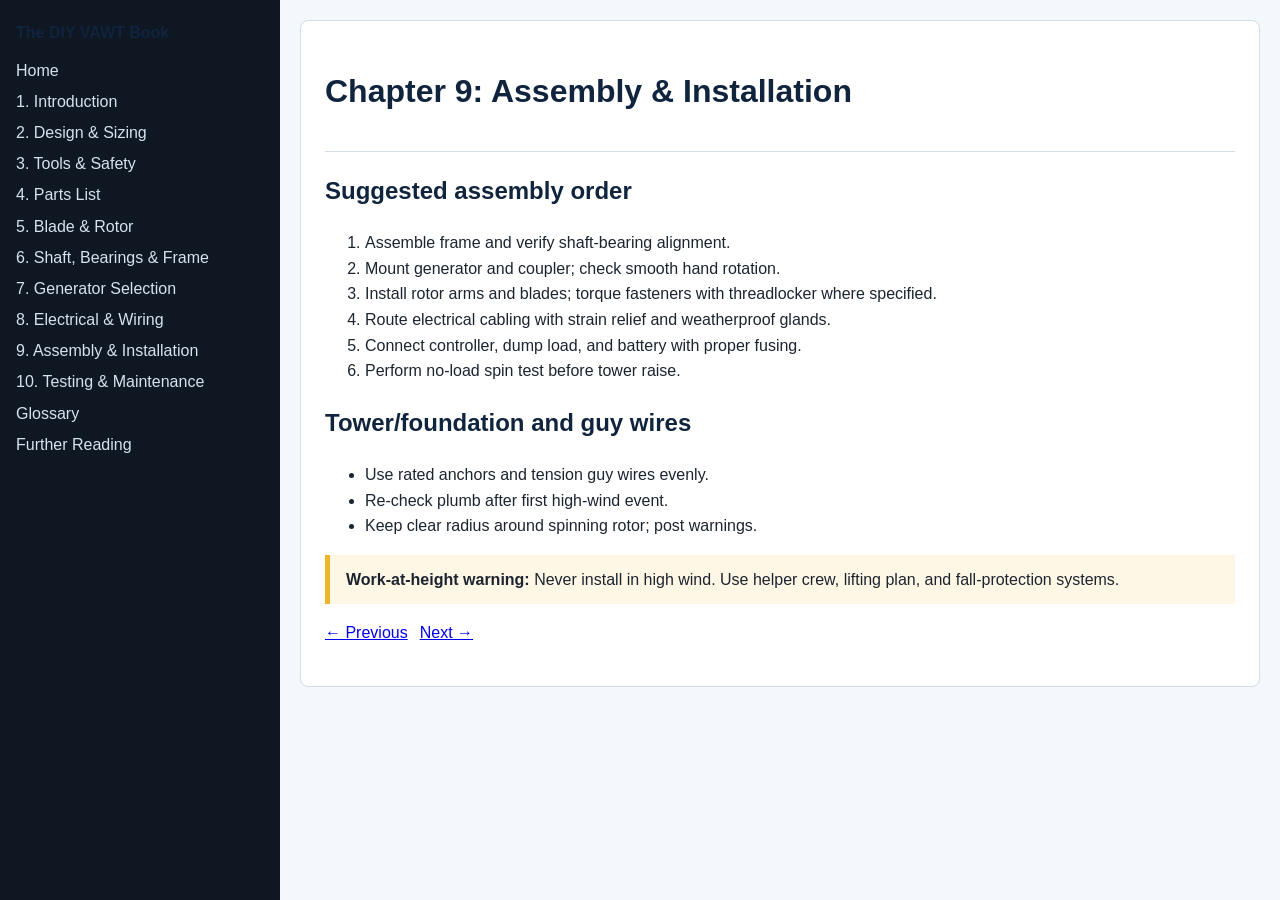
<file: docs/chapters/09-assembly-installation.html>
<!doctype html>
<html lang="en"><head><meta charset="utf-8"><meta name="viewport" content="width=device-width, initial-scale=1"><title>Chapter 9 - Assembly & Installation</title><link rel="stylesheet" href="../style.css"></head>
<body><div class="layout"><aside class="sidebar" id="sidebar" aria-label="Chapters"><h1>The DIY VAWT Book</h1><ul>
<li><a href="../index.html">Home</a></li><li><a href="01-introduction.html">1. Introduction</a></li><li><a href="02-design-sizing.html">2. Design &amp; Sizing</a></li><li><a href="03-tools-safety.html">3. Tools &amp; Safety</a></li><li><a href="04-parts-list.html">4. Parts List</a></li><li><a href="05-blade-rotor.html">5. Blade &amp; Rotor</a></li><li><a href="06-shaft-frame.html">6. Shaft, Bearings &amp; Frame</a></li><li><a href="07-generator-selection.html">7. Generator Selection</a></li><li><a href="08-electrical-system.html">8. Electrical &amp; Wiring</a></li><li><a href="09-assembly-installation.html">9. Assembly &amp; Installation</a></li><li><a href="10-testing-maintenance.html">10. Testing &amp; Maintenance</a></li><li><a href="11-glossary.html">Glossary</a></li><li><a href="12-further-reading.html">Further Reading</a></li>
</ul></aside><div class="content"><button id="nav-toggle" class="mobile-toggle" aria-controls="sidebar" aria-expanded="false">Toggle chapter navigation</button><main>
<header class="page-header"><h1>Chapter 9: Assembly &amp; Installation</h1></header>
<h2>Suggested assembly order</h2>
<ol>
<li>Assemble frame and verify shaft-bearing alignment.</li>
<li>Mount generator and coupler; check smooth hand rotation.</li>
<li>Install rotor arms and blades; torque fasteners with threadlocker where specified.</li>
<li>Route electrical cabling with strain relief and weatherproof glands.</li>
<li>Connect controller, dump load, and battery with proper fusing.</li>
<li>Perform no-load spin test before tower raise.</li>
</ol>
<h2>Tower/foundation and guy wires</h2>
<ul>
<li>Use rated anchors and tension guy wires evenly.</li>
<li>Re-check plumb after first high-wind event.</li>
<li>Keep clear radius around spinning rotor; post warnings.</li>
</ul>
<div class="warning"><strong>Work-at-height warning:</strong> Never install in high wind. Use helper crew, lifting plan, and fall-protection systems.</div>
<nav class="inline-nav"><a href="08-electrical-system.html">← Previous</a><a href="10-testing-maintenance.html">Next →</a></nav>
</main></div></div><script src="../script.js"></script></body></html>
</file>
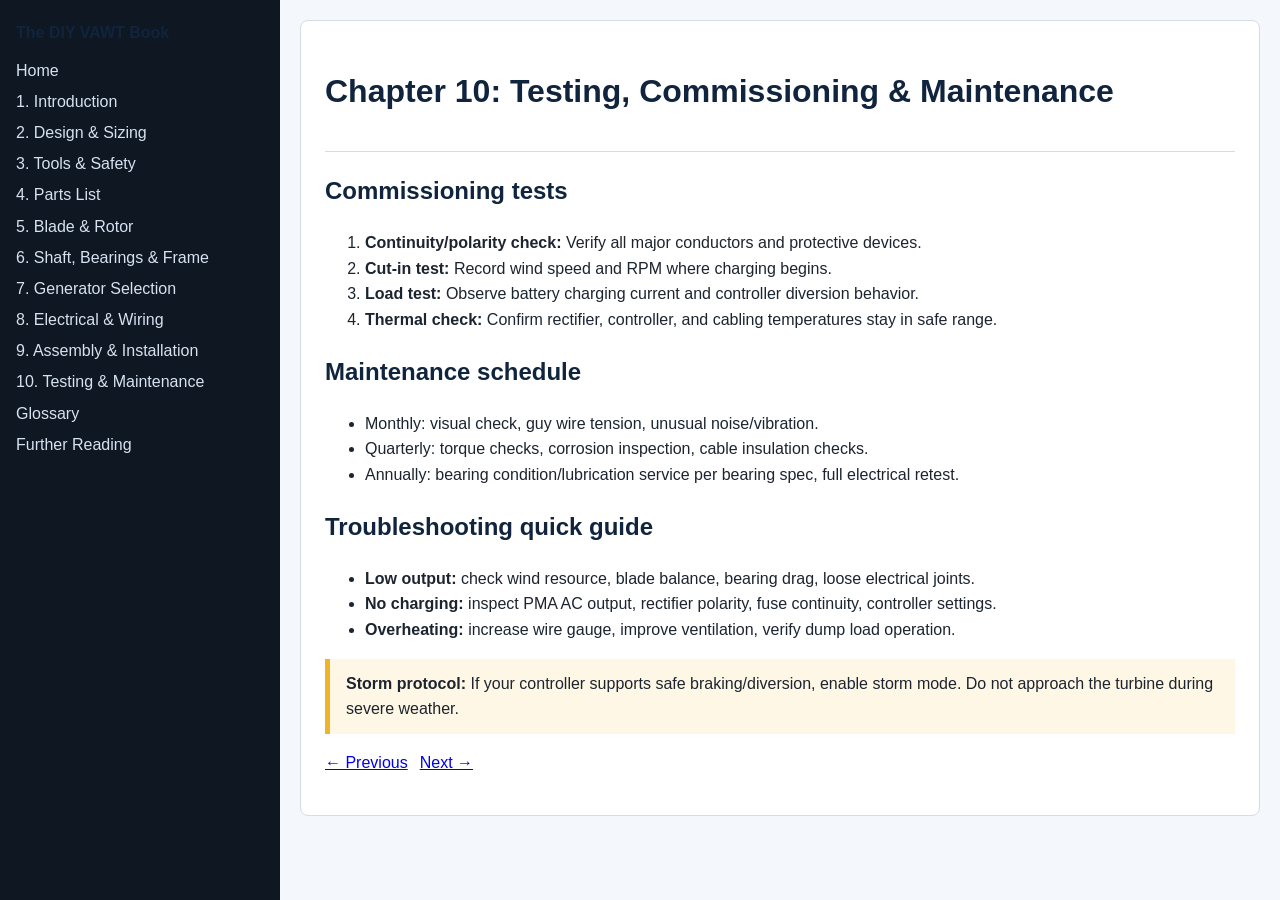
<file: docs/chapters/10-testing-maintenance.html>
<!doctype html>
<html lang="en"><head><meta charset="utf-8"><meta name="viewport" content="width=device-width, initial-scale=1"><title>Chapter 10 - Testing & Maintenance</title><link rel="stylesheet" href="../style.css"></head>
<body><div class="layout"><aside class="sidebar" id="sidebar" aria-label="Chapters"><h1>The DIY VAWT Book</h1><ul>
<li><a href="../index.html">Home</a></li><li><a href="01-introduction.html">1. Introduction</a></li><li><a href="02-design-sizing.html">2. Design &amp; Sizing</a></li><li><a href="03-tools-safety.html">3. Tools &amp; Safety</a></li><li><a href="04-parts-list.html">4. Parts List</a></li><li><a href="05-blade-rotor.html">5. Blade &amp; Rotor</a></li><li><a href="06-shaft-frame.html">6. Shaft, Bearings &amp; Frame</a></li><li><a href="07-generator-selection.html">7. Generator Selection</a></li><li><a href="08-electrical-system.html">8. Electrical &amp; Wiring</a></li><li><a href="09-assembly-installation.html">9. Assembly &amp; Installation</a></li><li><a href="10-testing-maintenance.html">10. Testing &amp; Maintenance</a></li><li><a href="11-glossary.html">Glossary</a></li><li><a href="12-further-reading.html">Further Reading</a></li>
</ul></aside><div class="content"><button id="nav-toggle" class="mobile-toggle" aria-controls="sidebar" aria-expanded="false">Toggle chapter navigation</button><main>
<header class="page-header"><h1>Chapter 10: Testing, Commissioning &amp; Maintenance</h1></header>
<h2>Commissioning tests</h2>
<ol>
<li><strong>Continuity/polarity check:</strong> Verify all major conductors and protective devices.</li>
<li><strong>Cut-in test:</strong> Record wind speed and RPM where charging begins.</li>
<li><strong>Load test:</strong> Observe battery charging current and controller diversion behavior.</li>
<li><strong>Thermal check:</strong> Confirm rectifier, controller, and cabling temperatures stay in safe range.</li>
</ol>
<h2>Maintenance schedule</h2>
<ul>
<li>Monthly: visual check, guy wire tension, unusual noise/vibration.</li>
<li>Quarterly: torque checks, corrosion inspection, cable insulation checks.</li>
<li>Annually: bearing condition/lubrication service per bearing spec, full electrical retest.</li>
</ul>
<h2>Troubleshooting quick guide</h2>
<ul>
<li><strong>Low output:</strong> check wind resource, blade balance, bearing drag, loose electrical joints.</li>
<li><strong>No charging:</strong> inspect PMA AC output, rectifier polarity, fuse continuity, controller settings.</li>
<li><strong>Overheating:</strong> increase wire gauge, improve ventilation, verify dump load operation.</li>
</ul>
<div class="warning"><strong>Storm protocol:</strong> If your controller supports safe braking/diversion, enable storm mode. Do not approach the turbine during severe weather.</div>
<nav class="inline-nav"><a href="09-assembly-installation.html">← Previous</a><a href="11-glossary.html">Next →</a></nav>
</main></div></div><script src="../script.js"></script></body></html>
</file>
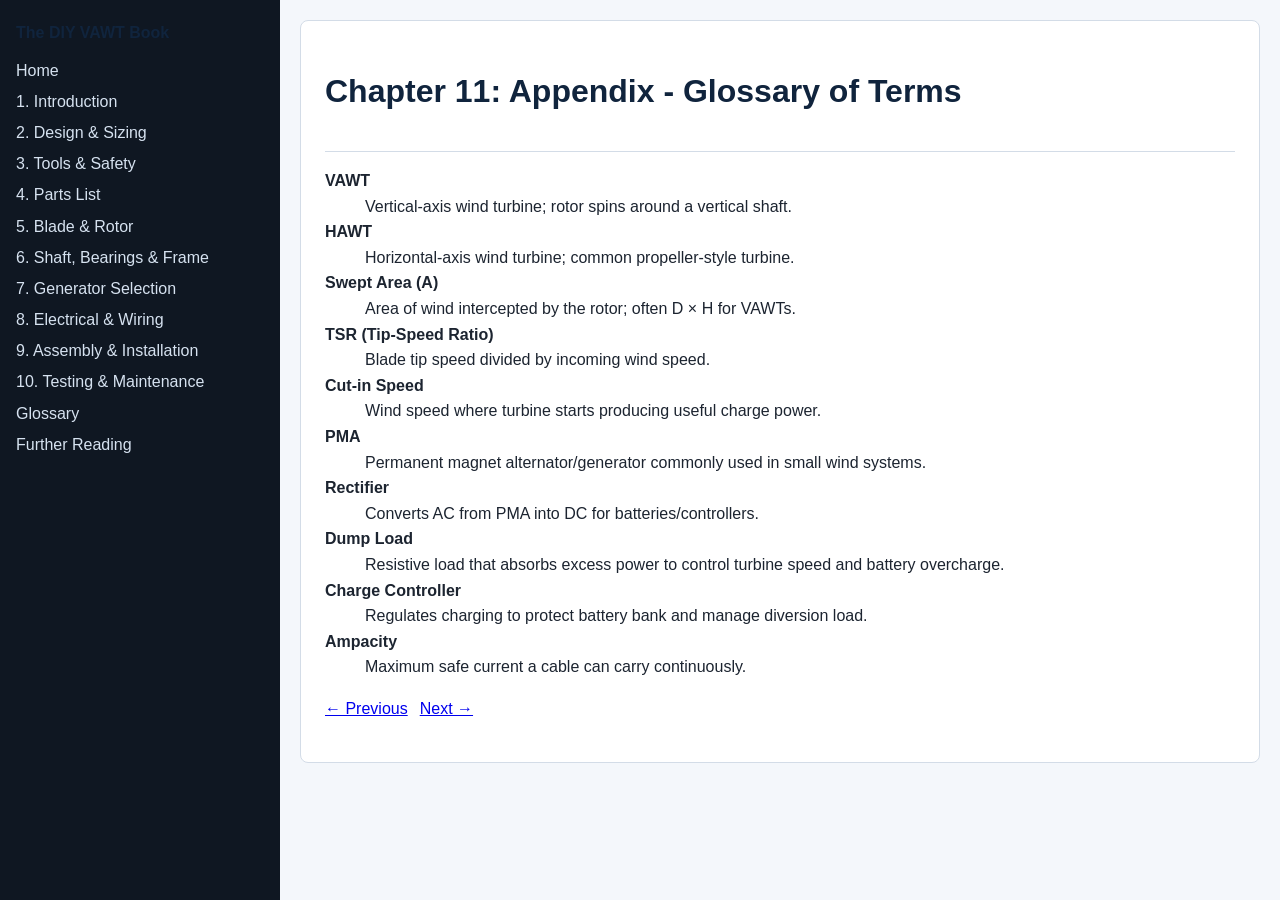
<file: docs/chapters/11-glossary.html>
<!doctype html>
<html lang="en"><head><meta charset="utf-8"><meta name="viewport" content="width=device-width, initial-scale=1"><title>Chapter 11 - Glossary</title><link rel="stylesheet" href="../style.css"></head>
<body><div class="layout"><aside class="sidebar" id="sidebar" aria-label="Chapters"><h1>The DIY VAWT Book</h1><ul>
<li><a href="../index.html">Home</a></li><li><a href="01-introduction.html">1. Introduction</a></li><li><a href="02-design-sizing.html">2. Design &amp; Sizing</a></li><li><a href="03-tools-safety.html">3. Tools &amp; Safety</a></li><li><a href="04-parts-list.html">4. Parts List</a></li><li><a href="05-blade-rotor.html">5. Blade &amp; Rotor</a></li><li><a href="06-shaft-frame.html">6. Shaft, Bearings &amp; Frame</a></li><li><a href="07-generator-selection.html">7. Generator Selection</a></li><li><a href="08-electrical-system.html">8. Electrical &amp; Wiring</a></li><li><a href="09-assembly-installation.html">9. Assembly &amp; Installation</a></li><li><a href="10-testing-maintenance.html">10. Testing &amp; Maintenance</a></li><li><a href="11-glossary.html">Glossary</a></li><li><a href="12-further-reading.html">Further Reading</a></li>
</ul></aside><div class="content"><button id="nav-toggle" class="mobile-toggle" aria-controls="sidebar" aria-expanded="false">Toggle chapter navigation</button><main>
<header class="page-header"><h1>Chapter 11: Appendix - Glossary of Terms</h1></header>
<dl>
  <dt><strong>VAWT</strong></dt><dd>Vertical-axis wind turbine; rotor spins around a vertical shaft.</dd>
  <dt><strong>HAWT</strong></dt><dd>Horizontal-axis wind turbine; common propeller-style turbine.</dd>
  <dt><strong>Swept Area (A)</strong></dt><dd>Area of wind intercepted by the rotor; often D × H for VAWTs.</dd>
  <dt><strong>TSR (Tip-Speed Ratio)</strong></dt><dd>Blade tip speed divided by incoming wind speed.</dd>
  <dt><strong>Cut-in Speed</strong></dt><dd>Wind speed where turbine starts producing useful charge power.</dd>
  <dt><strong>PMA</strong></dt><dd>Permanent magnet alternator/generator commonly used in small wind systems.</dd>
  <dt><strong>Rectifier</strong></dt><dd>Converts AC from PMA into DC for batteries/controllers.</dd>
  <dt><strong>Dump Load</strong></dt><dd>Resistive load that absorbs excess power to control turbine speed and battery overcharge.</dd>
  <dt><strong>Charge Controller</strong></dt><dd>Regulates charging to protect battery bank and manage diversion load.</dd>
  <dt><strong>Ampacity</strong></dt><dd>Maximum safe current a cable can carry continuously.</dd>
</dl>
<nav class="inline-nav"><a href="10-testing-maintenance.html">← Previous</a><a href="12-further-reading.html">Next →</a></nav>
</main></div></div><script src="../script.js"></script></body></html>
</file>
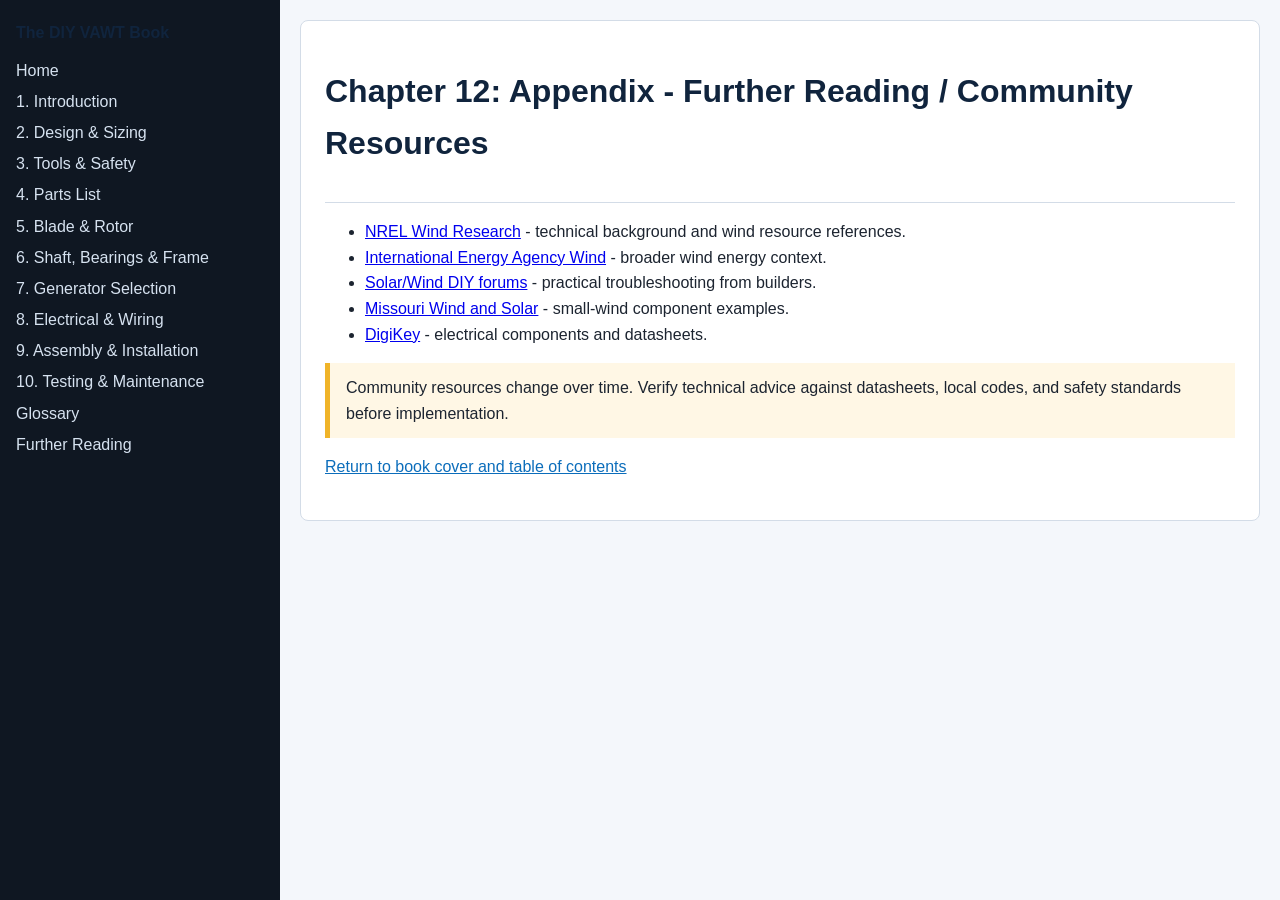
<file: docs/chapters/12-further-reading.html>
<!doctype html>
<html lang="en"><head><meta charset="utf-8"><meta name="viewport" content="width=device-width, initial-scale=1"><title>Chapter 12 - Further Reading</title><link rel="stylesheet" href="../style.css"></head>
<body><div class="layout"><aside class="sidebar" id="sidebar" aria-label="Chapters"><h1>The DIY VAWT Book</h1><ul>
<li><a href="../index.html">Home</a></li><li><a href="01-introduction.html">1. Introduction</a></li><li><a href="02-design-sizing.html">2. Design &amp; Sizing</a></li><li><a href="03-tools-safety.html">3. Tools &amp; Safety</a></li><li><a href="04-parts-list.html">4. Parts List</a></li><li><a href="05-blade-rotor.html">5. Blade &amp; Rotor</a></li><li><a href="06-shaft-frame.html">6. Shaft, Bearings &amp; Frame</a></li><li><a href="07-generator-selection.html">7. Generator Selection</a></li><li><a href="08-electrical-system.html">8. Electrical &amp; Wiring</a></li><li><a href="09-assembly-installation.html">9. Assembly &amp; Installation</a></li><li><a href="10-testing-maintenance.html">10. Testing &amp; Maintenance</a></li><li><a href="11-glossary.html">Glossary</a></li><li><a href="12-further-reading.html">Further Reading</a></li>
</ul></aside><div class="content"><button id="nav-toggle" class="mobile-toggle" aria-controls="sidebar" aria-expanded="false">Toggle chapter navigation</button><main>
<header class="page-header"><h1>Chapter 12: Appendix - Further Reading / Community Resources</h1></header>
<ul>
<li><a href="https://www.nrel.gov/wind/">NREL Wind Research</a> - technical background and wind resource references.</li>
<li><a href="https://www.iea.org/reports/wind">International Energy Agency Wind</a> - broader wind energy context.</li>
<li><a href="https://forum.solar-electric.com/">Solar/Wind DIY forums</a> - practical troubleshooting from builders.</li>
<li><a href="https://www.mwands.com/">Missouri Wind and Solar</a> - small-wind component examples.</li>
<li><a href="https://www.digikey.com/">DigiKey</a> - electrical components and datasheets.</li>
</ul>
<div class="notice">Community resources change over time. Verify technical advice against datasheets, local codes, and safety standards before implementation.</div>
<p><a class="back-home" href="../index.html">Return to book cover and table of contents</a></p>
</main></div></div><script src="../script.js"></script></body></html>
</file>
<file: docs/style.css>
:root {
  --bg: #f4f7fb;
  --panel: #ffffff;
  --text: #1c2430;
  --muted: #4b5d73;
  --accent: #0b6dbb;
  --border: #d3dce7;
  --warning-bg: #fff7e5;
  --warning-border: #f0b429;
}

* {
  box-sizing: border-box;
}

body {
  margin: 0;
  font-family: Arial, Helvetica, sans-serif;
  color: var(--text);
  background: var(--bg);
  line-height: 1.6;
}

.layout {
  display: grid;
  grid-template-columns: 280px minmax(0, 1fr);
  min-height: 100vh;
}

.sidebar {
  background: #0f1722;
  color: #d6e2f0;
  padding: 1rem;
  position: sticky;
  top: 0;
  height: 100vh;
  overflow-y: auto;
}

.sidebar h1,
.sidebar h2 {
  font-size: 1rem;
  margin: 0.25rem 0 0.75rem;
}

.sidebar a {
  color: #d6e2f0;
  text-decoration: none;
}

.sidebar a:hover,
.sidebar a:focus {
  text-decoration: underline;
}

.sidebar a:focus-visible {
  outline: 2px solid #7dd3fc;
  outline-offset: 2px;
  background: rgba(125, 211, 252, 0.2);
  border-radius: 4px;
}

.sidebar ul {
  list-style: none;
  padding: 0;
  margin: 0;
}

.sidebar li {
  margin: 0.35rem 0;
}

.content {
  padding: 1.25rem;
}

main {
  max-width: 980px;
  margin: 0 auto;
  background: var(--panel);
  border: 1px solid var(--border);
  border-radius: 8px;
  padding: 1.5rem;
}

h1,
h2,
h3 {
  color: #10243d;
}

header.page-header {
  border-bottom: 1px solid var(--border);
  margin-bottom: 1rem;
  padding-bottom: 0.75rem;
}

.notice,
.warning {
  border-left: 5px solid var(--warning-border);
  background: var(--warning-bg);
  padding: 0.75rem 1rem;
  margin: 1rem 0;
}

.table-wrap {
  overflow-x: auto;
}

table {
  border-collapse: collapse;
  width: 100%;
  font-size: 0.95rem;
}

th,
td {
  border: 1px solid var(--border);
  padding: 0.55rem;
  vertical-align: top;
}

th {
  background: #e9f1fb;
  text-align: left;
}

.chapter-links a,
.back-home,
.file-link {
  color: var(--accent);
}

nav.inline-nav {
  display: flex;
  gap: 0.75rem;
  flex-wrap: wrap;
  margin: 1rem 0;
}

svg {
  max-width: 100%;
  height: auto;
  border: 1px solid var(--border);
  background: #fff;
}

.small {
  font-size: 0.9rem;
  color: var(--muted);
}

.mobile-toggle {
  display: none;
  margin-bottom: 0.75rem;
  border: 1px solid var(--border);
  background: #fff;
  border-radius: 6px;
  padding: 0.5rem 0.75rem;
}

@media (max-width: 900px) {
  .layout {
    grid-template-columns: 1fr;
  }

  .sidebar {
    position: static;
    height: auto;
    display: none;
  }

  .sidebar.open {
    display: block;
  }

  .mobile-toggle {
    display: inline-block;
  }
}

@media print {
  body {
    background: #fff;
    color: #000;
  }

  .layout {
    display: block;
  }

  .sidebar,
  .mobile-toggle {
    display: none !important;
  }

  .content,
  main {
    margin: 0;
    border: 0;
    padding: 0;
  }

  a {
    color: #000;
    text-decoration: none;
  }
}
</file>
